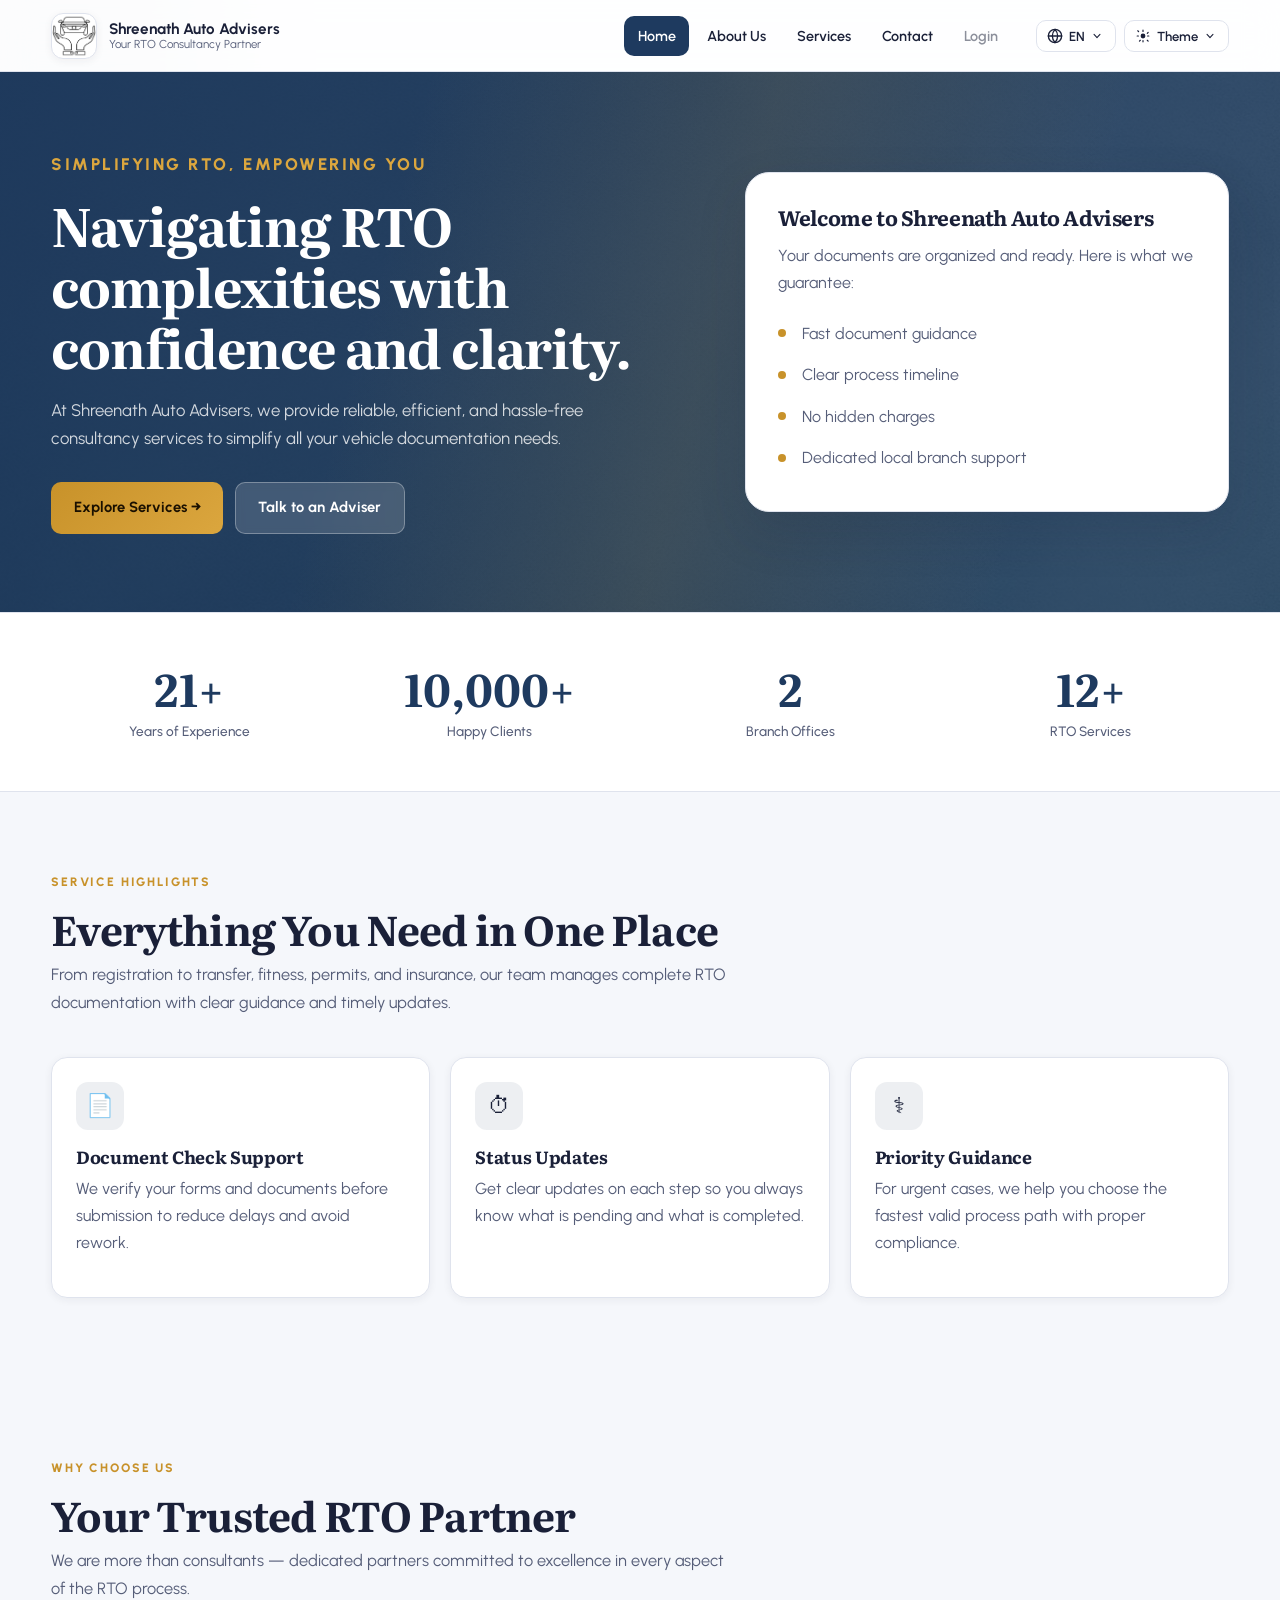
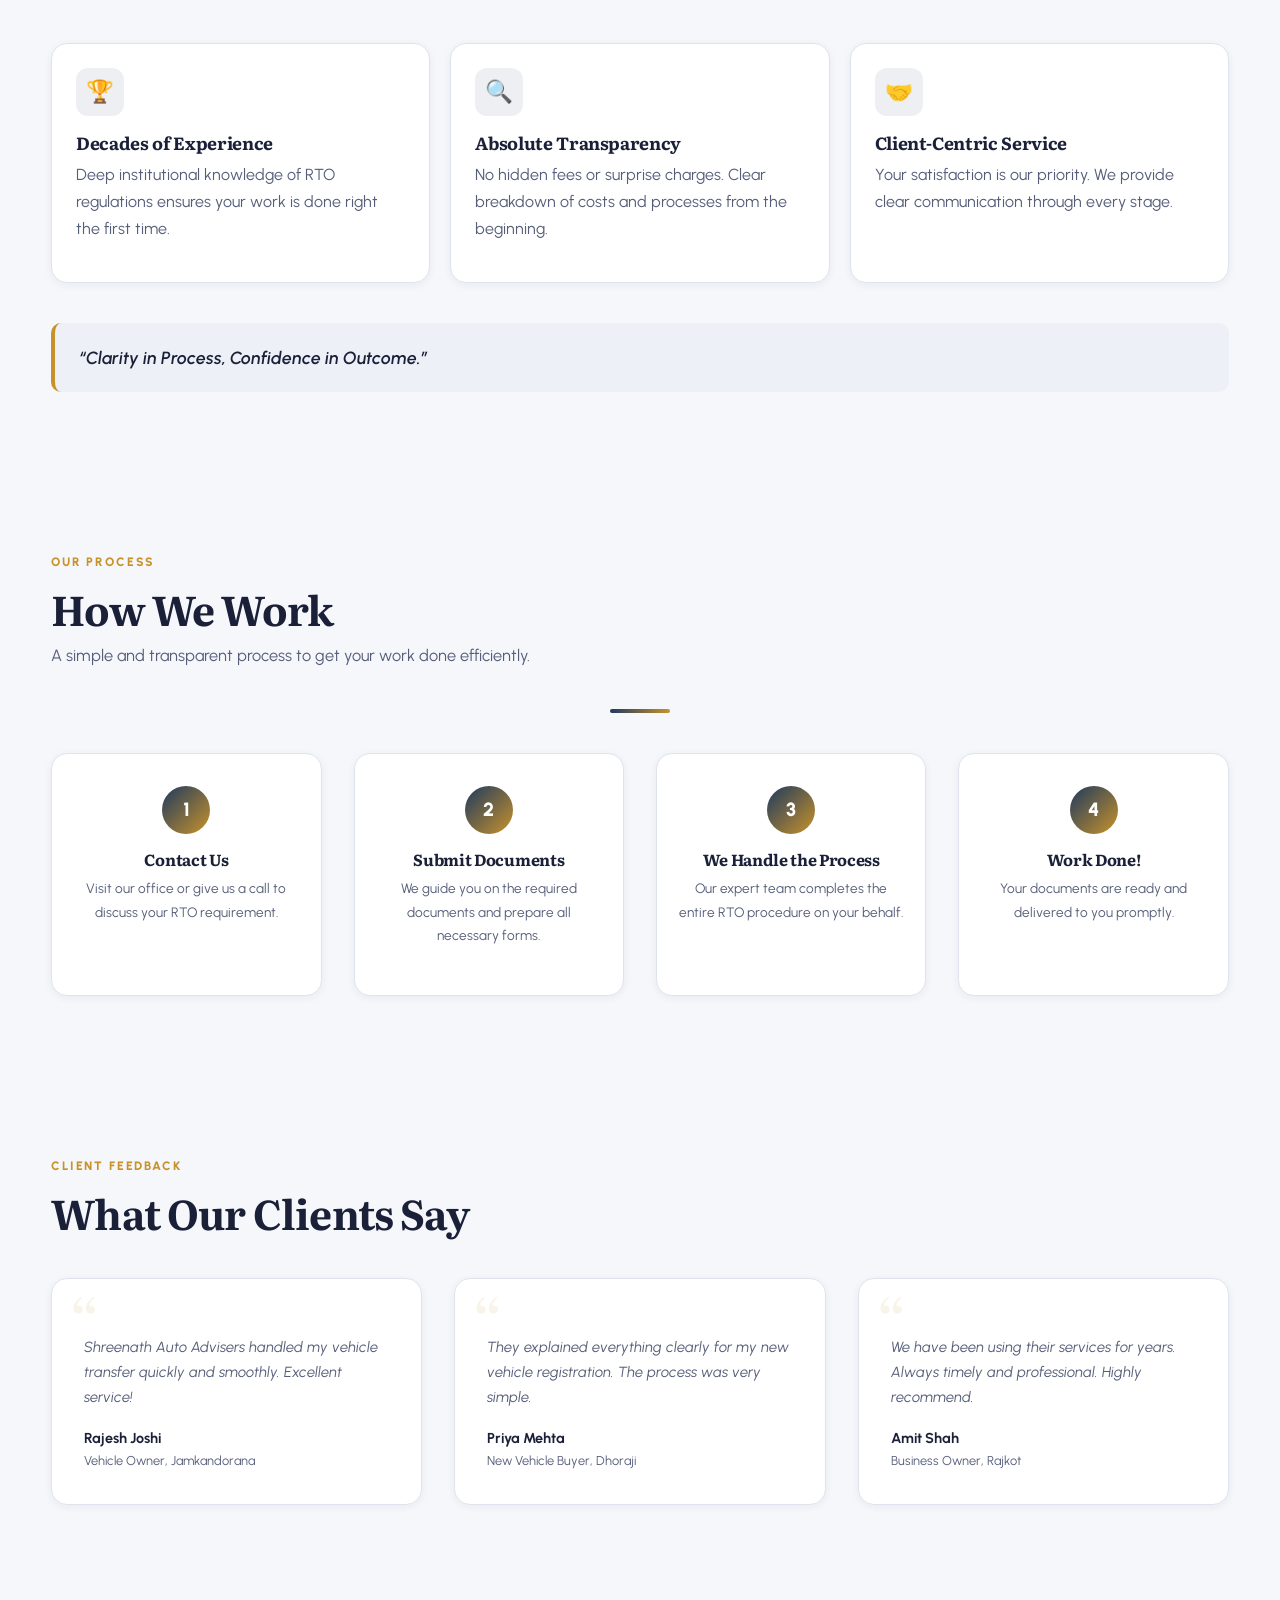
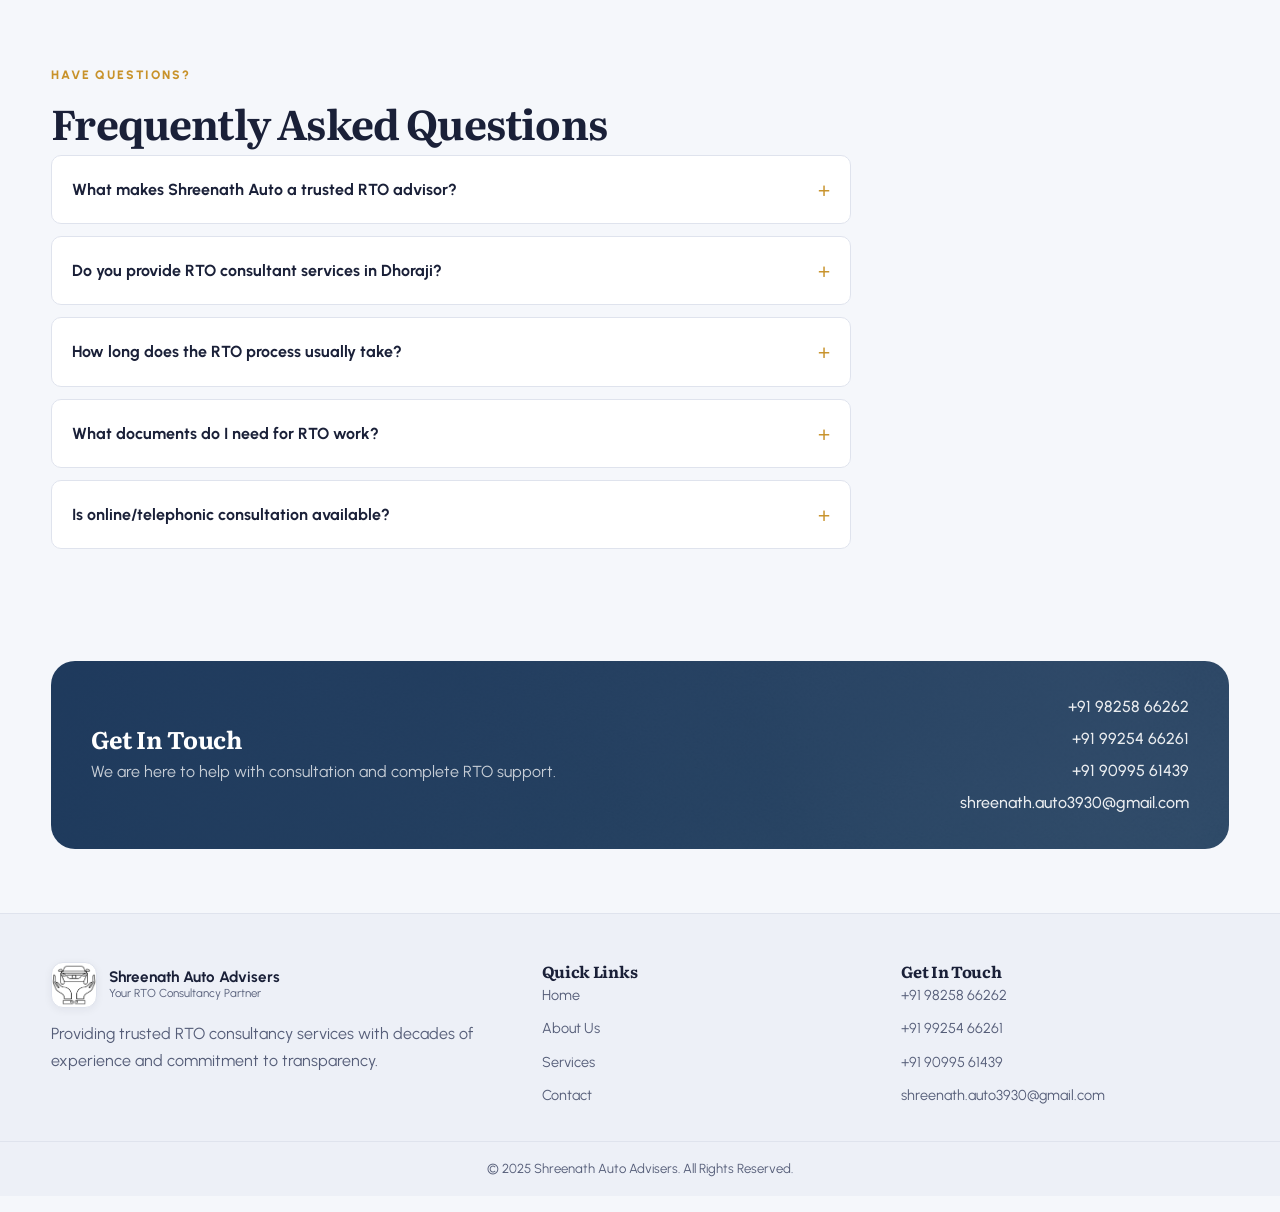
<file: index.html>
<!DOCTYPE html>
<html lang="en" data-lang="en">
<head>
  <meta charset="UTF-8" />
  <meta name="viewport" content="width=device-width, initial-scale=1.0" />
  <meta name="description" content="Shreenath Auto Advisers - Reliable, efficient, and transparent RTO consultancy services in Jamkandorana and Dhoraji." />
  <title>Shreenath Auto Advisers | Home</title>
  <link rel="icon" type="image/png" sizes="192x192" href="images/icon-192x192.png" />
  <link rel="icon" type="image/png" sizes="512x512" href="images/icon-512x512.png" />
  <link rel="preconnect" href="https://fonts.googleapis.com" />
  <link rel="preconnect" href="https://fonts.gstatic.com" crossorigin />
  <link href="https://fonts.googleapis.com/css2?family=Urbanist:wght@400;500;600;700;800;900&family=Literata:opsz,wght@7..72,600;7..72,700&family=Noto+Sans+Gujarati:wght@400;500;600;700&display=swap" rel="stylesheet" />
  <link rel="stylesheet" href="styles.css" />
</head>
<body class="page-home">
  <div class="bg-shape bg-shape-1" aria-hidden="true"></div>
  <div class="bg-shape bg-shape-2" aria-hidden="true"></div>

  <!-- ========== HEADER ========== -->
  <header class="site-header">
    <div class="container nav-wrap">
      <a href="index.html" class="brand" aria-label="Shreenath Auto Advisers Home">
        <span class="brand-logo" aria-hidden="true">SAA</span>
        <span class="brand-text">
          <strong>Shreenath Auto Advisers</strong>
          <small data-i18n="brand.tagline">Your RTO Consultancy Partner</small>
        </span>
      </a>

      <button class="menu-btn" id="menuBtn" aria-label="Toggle menu" aria-expanded="false">
        <span></span><span></span><span></span>
      </button>

      <nav class="main-nav" id="mainNav" aria-label="Main navigation">
        <a href="index.html" class="active" data-i18n="nav.home">Home</a>
        <a href="about.html" data-i18n="nav.about">About Us</a>
        <a href="services.html" data-i18n="nav.services">Services</a>
        <a href="contact.html" data-i18n="nav.contact">Contact</a>
        <a href="#" class="disabled-link" aria-disabled="true" data-i18n="nav.login">Login</a>

        <div class="mobile-pref-list" aria-label="Mobile preferences">
          <p class="mobile-pref-title" data-i18n="mobile.pref.title">Preferences</p>
          <details class="mobile-pref-group">
            <summary data-i18n="mobile.pref.language">Language</summary>
            <div class="mobile-pref-menu">
              <button type="button" data-lang="en" data-i18n="mobile.lang.en">English</button>
              <button type="button" data-lang="gu">ગુજરાતી</button>
            </div>
          </details>
          <details class="mobile-pref-group">
            <summary data-i18n="mobile.pref.theme">Theme</summary>
            <div class="mobile-pref-menu">
              <button type="button" data-theme-mode="system" data-i18n="theme.system">System</button>
              <button type="button" data-theme-mode="light" data-i18n="theme.light">Light</button>
              <button type="button" data-theme-mode="dark" data-i18n="theme.dark">Dark</button>
            </div>
          </details>
        </div>
      </nav>

      <div class="header-actions">
        <!-- Language Dropdown -->
        <div class="lang-dropdown" id="langDropdown">
          <button class="lang-toggle-btn" id="langToggleBtn" aria-haspopup="true" aria-expanded="false">
            <svg class="lang-svg-icon" viewBox="0 0 24 24" fill="none" stroke="currentColor" stroke-width="2" stroke-linecap="round" stroke-linejoin="round"><circle cx="12" cy="12" r="10"/><line x1="2" y1="12" x2="22" y2="12"/><path d="M12 2a15.3 15.3 0 0 1 4 10 15.3 15.3 0 0 1-4 10 15.3 15.3 0 0 1-4-10 15.3 15.3 0 0 1 4-10z"/></svg>
            <span id="langLabel">EN</span>
            <svg class="dropdown-caret" viewBox="0 0 20 20" fill="currentColor"><path fill-rule="evenodd" d="M5.23 7.21a.75.75 0 011.06.02L10 11.168l3.71-3.938a.75.75 0 111.08 1.04l-4.25 4.5a.75.75 0 01-1.08 0l-4.25-4.5a.75.75 0 01.02-1.06z" /></svg>
          </button>
          <div class="dropdown-menu" id="langMenu">
            <button data-lang="en" class="active">English</button>
            <button data-lang="gu">ગુજરાતી</button>
          </div>
        </div>

        <!-- Theme Dropdown -->
        <div class="theme-dropdown" id="themeDropdown">
          <button class="theme-toggle-btn" id="themeToggleBtn" aria-haspopup="true" aria-expanded="false">
            <svg viewBox="0 0 20 20" fill="currentColor" width="16" height="16"><path d="M10 2a.75.75 0 01.75.75v1.5a.75.75 0 01-1.5 0v-1.5A.75.75 0 0110 2zm0 13a.75.75 0 01.75.75v1.5a.75.75 0 01-1.5 0v-1.5A.75.75 0 0110 15zm8-5a.75.75 0 01-.75.75h-1.5a.75.75 0 010-1.5h1.5A.75.75 0 0118 10zM5 10a.75.75 0 01-.75.75h-1.5a.75.75 0 010-1.5h1.5A.75.75 0 015 10zm11.95-4.95a.75.75 0 010 1.06l-1.06 1.06a.75.75 0 01-1.06-1.06l1.06-1.06a.75.75 0 011.06 0zM5.05 16.95a.75.75 0 010-1.06l1.06-1.06a.75.75 0 111.06 1.06l-1.06 1.06a.75.75 0 01-1.06 0zm11.9 0a.75.75 0 01-1.06 0l-1.06-1.06a.75.75 0 111.06-1.06l1.06 1.06a.75.75 0 010 1.06zM5.05 5.05a.75.75 0 01-1.06 0L2.93 3.99a.75.75 0 011.06-1.06l1.06 1.06a.75.75 0 010 1.06zM10 7a3 3 0 100 6 3 3 0 000-6z" /></svg>
            <span id="themeLabel" data-i18n="theme.label">Theme</span>
            <svg class="dropdown-caret" viewBox="0 0 20 20" fill="currentColor"><path fill-rule="evenodd" d="M5.23 7.21a.75.75 0 011.06.02L10 11.168l3.71-3.938a.75.75 0 111.08 1.04l-4.25 4.5a.75.75 0 01-1.08 0l-4.25-4.5a.75.75 0 01.02-1.06z" /></svg>
          </button>
          <div class="dropdown-menu" id="themeMenu">
            <button data-theme-mode="system" class="active" data-i18n="theme.system">System</button>
            <button data-theme-mode="light" data-i18n="theme.light">Light</button>
            <button data-theme-mode="dark" data-i18n="theme.dark">Dark</button>
          </div>
        </div>
      </div>
    </div>
  </header>

  <!-- ========== MAIN ========== -->
  <main>
    <!-- Hero Section -->
    <section class="hero">
      <div class="hero-inner">
        <div class="hero-bg" aria-hidden="true"></div>
        <div class="container hero-grid">
          <div class="hero-content reveal">
            <p class="eyebrow" data-i18n="home.hero.eyebrow">Simplifying RTO, Empowering You</p>
            <h1 data-i18n="home.hero.title">Navigating RTO complexities with confidence and clarity.</h1>
            <p data-i18n="home.hero.desc">At Shreenath Auto Advisers, we provide reliable, efficient, and hassle-free consultancy services to simplify all your vehicle documentation needs.</p>
            <div class="hero-cta">
              <a href="services.html" class="btn btn-primary" data-i18n="home.hero.cta1">Explore Services &rarr;</a>
              <a href="contact.html" class="btn btn-secondary" data-i18n="home.hero.cta2">Talk to an Adviser</a>
            </div>
          </div>
          <div class="hero-card reveal">
            <h2 data-i18n="home.hero.card.title">Welcome to Shreenath Auto Advisers</h2>
            <p data-i18n="home.hero.card.desc">Your documents are organized and ready. Here is what we guarantee:</p>
            <ul>
              <li data-i18n="home.hero.card.li1">Fast document guidance</li>
              <li data-i18n="home.hero.card.li2">Clear process timeline</li>
              <li data-i18n="home.hero.card.li3">No hidden charges</li>
              <li data-i18n="home.hero.card.li4">Dedicated local branch support</li>
            </ul>
          </div>
        </div>
      </div>
    </section>

    <!-- Stats Bar -->
    <section class="stats-bar">
      <div class="container">
        <div class="stats-grid">
          <div class="stat-item reveal">
            <div class="stat-number" data-count="21">0+</div>
            <div class="stat-label" data-i18n="home.stats.years">Years of Experience</div>
          </div>
          <div class="stat-item reveal">
            <div class="stat-number" data-count="10000">0+</div>
            <div class="stat-label" data-i18n="home.stats.clients">Happy Clients</div>
          </div>
          <div class="stat-item reveal">
            <div class="stat-number" data-count="2">0</div>
            <div class="stat-label" data-i18n="home.stats.branches">Branch Offices</div>
          </div>
          <div class="stat-item reveal">
            <div class="stat-number" data-count="12">0+</div>
            <div class="stat-label" data-i18n="home.stats.services">RTO Services</div>
          </div>
        </div>
      </div>
    </section>

    <!-- Quick Service Highlights -->
    <section class="section">
      <div class="container">
        <p class="eyebrow reveal" data-i18n="home.highlights.eyebrow">Service Highlights</p>
        <h2 class="section-title reveal" data-i18n="home.highlights.title">Everything You Need in One Place</h2>
        <p class="section-subtitle reveal" data-i18n="home.highlights.subtitle">From registration to transfer, fitness, permits, and insurance, our team manages complete RTO documentation with clear guidance and timely updates.</p>
        <div class="card-grid three-col">
          <article class="info-card reveal">
            <div class="card-icon">&#128196;</div>
            <h3 data-i18n="home.highlights.c1.title">Document Check Support</h3>
            <p data-i18n="home.highlights.c1.desc">We verify your forms and documents before submission to reduce delays and avoid rework.</p>
          </article>
          <article class="info-card reveal">
            <div class="card-icon">&#9201;</div>
            <h3 data-i18n="home.highlights.c2.title">Status Updates</h3>
            <p data-i18n="home.highlights.c2.desc">Get clear updates on each step so you always know what is pending and what is completed.</p>
          </article>
          <article class="info-card reveal">
            <div class="card-icon">&#9877;</div>
            <h3 data-i18n="home.highlights.c3.title">Priority Guidance</h3>
            <p data-i18n="home.highlights.c3.desc">For urgent cases, we help you choose the fastest valid process path with proper compliance.</p>
          </article>
        </div>
      </div>
    </section>

    <!-- Why Choose Us -->
    <section class="section why-us">
      <div class="container">
        <p class="eyebrow reveal" data-i18n="home.why.eyebrow">Why Choose Us</p>
        <h2 class="section-title reveal" data-i18n="home.why.title">Your Trusted RTO Partner</h2>
        <p class="section-subtitle reveal" data-i18n="home.why.subtitle">We are more than consultants &mdash; dedicated partners committed to excellence in every aspect of the RTO process.</p>

        <div class="card-grid three-col">
          <article class="info-card reveal">
            <div class="card-icon">&#127942;</div>
            <h3 data-i18n="home.why.card1.title">Decades of Experience</h3>
            <p data-i18n="home.why.card1.desc">Deep institutional knowledge of RTO regulations ensures your work is done right the first time.</p>
          </article>
          <article class="info-card reveal">
            <div class="card-icon">&#128269;</div>
            <h3 data-i18n="home.why.card2.title">Absolute Transparency</h3>
            <p data-i18n="home.why.card2.desc">No hidden fees or surprise charges. Clear breakdown of costs and processes from the beginning.</p>
          </article>
          <article class="info-card reveal">
            <div class="card-icon">&#129309;</div>
            <h3 data-i18n="home.why.card3.title">Client-Centric Service</h3>
            <p data-i18n="home.why.card3.desc">Your satisfaction is our priority. We provide clear communication through every stage.</p>
          </article>
        </div>

        <blockquote class="highlight-quote reveal" data-i18n="home.why.quote">&ldquo;Clarity in Process, Confidence in Outcome.&rdquo;</blockquote>
      </div>
    </section>

    <!-- How It Works -->
    <section class="section how-it-works">
      <div class="container">
        <p class="eyebrow reveal" data-i18n="home.process.eyebrow">Our Process</p>
        <h2 class="section-title reveal" data-i18n="home.process.title">How We Work</h2>
        <p class="section-subtitle reveal" data-i18n="home.process.subtitle">A simple and transparent process to get your work done efficiently.</p>
        <div class="accent-bar"></div>
        <div class="process-grid">
          <div class="process-step reveal">
            <span class="step-number">1</span>
            <h3 data-i18n="home.process.s1.title">Contact Us</h3>
            <p data-i18n="home.process.s1.desc">Visit our office or give us a call to discuss your RTO requirement.</p>
          </div>
          <div class="process-step reveal">
            <span class="step-number">2</span>
            <h3 data-i18n="home.process.s2.title">Submit Documents</h3>
            <p data-i18n="home.process.s2.desc">We guide you on the required documents and prepare all necessary forms.</p>
          </div>
          <div class="process-step reveal">
            <span class="step-number">3</span>
            <h3 data-i18n="home.process.s3.title">We Handle the Process</h3>
            <p data-i18n="home.process.s3.desc">Our expert team completes the entire RTO procedure on your behalf.</p>
          </div>
          <div class="process-step reveal">
            <span class="step-number">4</span>
            <h3 data-i18n="home.process.s4.title">Work Done!</h3>
            <p data-i18n="home.process.s4.desc">Your documents are ready and delivered to you promptly.</p>
          </div>
        </div>
      </div>
    </section>

    <!-- Testimonials -->
    <section class="section testimonials">
      <div class="container">
        <p class="eyebrow reveal" data-i18n="home.testimonials.eyebrow">Client Feedback</p>
        <h2 class="section-title reveal" data-i18n="home.testimonials.title">What Our Clients Say</h2>
        <div class="testimonials-grid">
          <article class="testimonial-card reveal">
            <p data-i18n="home.testimonials.t1.text">Shreenath Auto Advisers handled my vehicle transfer quickly and smoothly. Excellent service!</p>
            <div class="testimonial-author" data-i18n="home.testimonials.t1.name">Rajesh Joshi</div>
            <div class="testimonial-role" data-i18n="home.testimonials.t1.role">Vehicle Owner, Jamkandorana</div>
          </article>
          <article class="testimonial-card reveal">
            <p data-i18n="home.testimonials.t2.text">They explained everything clearly for my new vehicle registration. The process was very simple.</p>
            <div class="testimonial-author" data-i18n="home.testimonials.t2.name">Priya Mehta</div>
            <div class="testimonial-role" data-i18n="home.testimonials.t2.role">New Vehicle Buyer, Dhoraji</div>
          </article>
          <article class="testimonial-card reveal">
            <p data-i18n="home.testimonials.t3.text">We have been using their services for years. Always timely and professional. Highly recommend.</p>
            <div class="testimonial-author" data-i18n="home.testimonials.t3.name">Amit Shah</div>
            <div class="testimonial-role" data-i18n="home.testimonials.t3.role">Business Owner, Rajkot</div>
          </article>
        </div>
      </div>
    </section>

    <!-- FAQ -->
    <section class="section faq">
      <div class="container">
        <p class="eyebrow reveal" data-i18n="home.faq.eyebrow">Have Questions?</p>
        <h2 class="section-title reveal" data-i18n="home.faq.title">Frequently Asked Questions</h2>
        <div class="faq-list">
          <details class="faq-item reveal">
            <summary data-i18n="home.faq.q1">What makes Shreenath Auto a trusted RTO advisor?</summary>
            <p data-i18n="home.faq.a1">Decades of expertise, transparent pricing, and a client-first process make us a trusted RTO consultancy partner.</p>
          </details>
          <details class="faq-item reveal">
            <summary data-i18n="home.faq.q2">Do you provide RTO consultant services in Dhoraji?</summary>
            <p data-i18n="home.faq.a2">Yes. Our Dhoraji branch provides complete consultancy support for all major RTO processes.</p>
          </details>
          <details class="faq-item reveal">
            <summary data-i18n="home.faq.q3">How long does the RTO process usually take?</summary>
            <p data-i18n="home.faq.a3">It depends on the service, but our optimized process ensures fast and reliable turnaround.</p>
          </details>
          <details class="faq-item reveal">
            <summary data-i18n="home.faq.q4">What documents do I need for RTO work?</summary>
            <p data-i18n="home.faq.a4">Generally you need RC, insurance, PUC, ID proofs and related forms. Our team will guide you with the complete list.</p>
          </details>
          <details class="faq-item reveal">
            <summary data-i18n="home.faq.q5">Is online/telephonic consultation available?</summary>
            <p data-i18n="home.faq.a5">Yes, we offer telephonic guidance and document support to help you prepare before visiting.</p>
          </details>
        </div>
      </div>
    </section>

    <!-- Contact Strip -->
    <section class="section contact-strip">
      <div class="container">
        <div class="strip-content reveal">
          <div>
            <h2 data-i18n="home.contact.title">Get In Touch</h2>
            <p data-i18n="home.contact.desc">We are here to help with consultation and complete RTO support.</p>
          </div>
          <div class="contact-lines">
            <a href="tel:+919825866262">+91 98258 66262</a>
            <a href="tel:+919925466261">+91 99254 66261</a>
            <a href="tel:+919099561439">+91 90995 61439</a>
            <a href="mailto:shreenath.auto3930@gmail.com">shreenath.auto3930@gmail.com</a>
          </div>
        </div>
      </div>
    </section>
  </main>

  <!-- ========== FOOTER ========== -->
  <footer class="site-footer">
    <div class="container footer-grid">
      <div>
        <div class="brand footer-brand">
          <span class="brand-logo" aria-hidden="true">SAA</span>
          <span class="brand-text">
            <strong>Shreenath Auto Advisers</strong>
            <small data-i18n="brand.tagline">Your RTO Consultancy Partner</small>
          </span>
        </div>
        <p data-i18n="footer.desc">Providing trusted RTO consultancy services with decades of experience and commitment to transparency.</p>
      </div>
      <div>
        <h4 data-i18n="footer.links">Quick Links</h4>
        <ul class="footer-links">
          <li><a href="index.html" data-i18n="nav.home">Home</a></li>
          <li><a href="about.html" data-i18n="nav.about">About Us</a></li>
          <li><a href="services.html" data-i18n="nav.services">Services</a></li>
          <li><a href="contact.html" data-i18n="nav.contact">Contact</a></li>
        </ul>
      </div>
      <div>
        <h4 data-i18n="footer.contact">Get In Touch</h4>
        <ul class="footer-links">
          <li><a href="tel:+919825866262">+91 98258 66262</a></li>
          <li><a href="tel:+919925466261">+91 99254 66261</a></li>
          <li><a href="tel:+919099561439">+91 90995 61439</a></li>
          <li><a href="mailto:shreenath.auto3930@gmail.com">shreenath.auto3930@gmail.com</a></li>
        </ul>
      </div>
    </div>
    <p class="copyright" data-i18n="footer.copyright">&copy; 2025 Shreenath Auto Advisers. All Rights Reserved.</p>
  </footer>

  <button id="backToTop" class="back-to-top" aria-label="Back to top">&uarr;</button>
  <script src="script.js"></script>
</body>
</html>
</file>
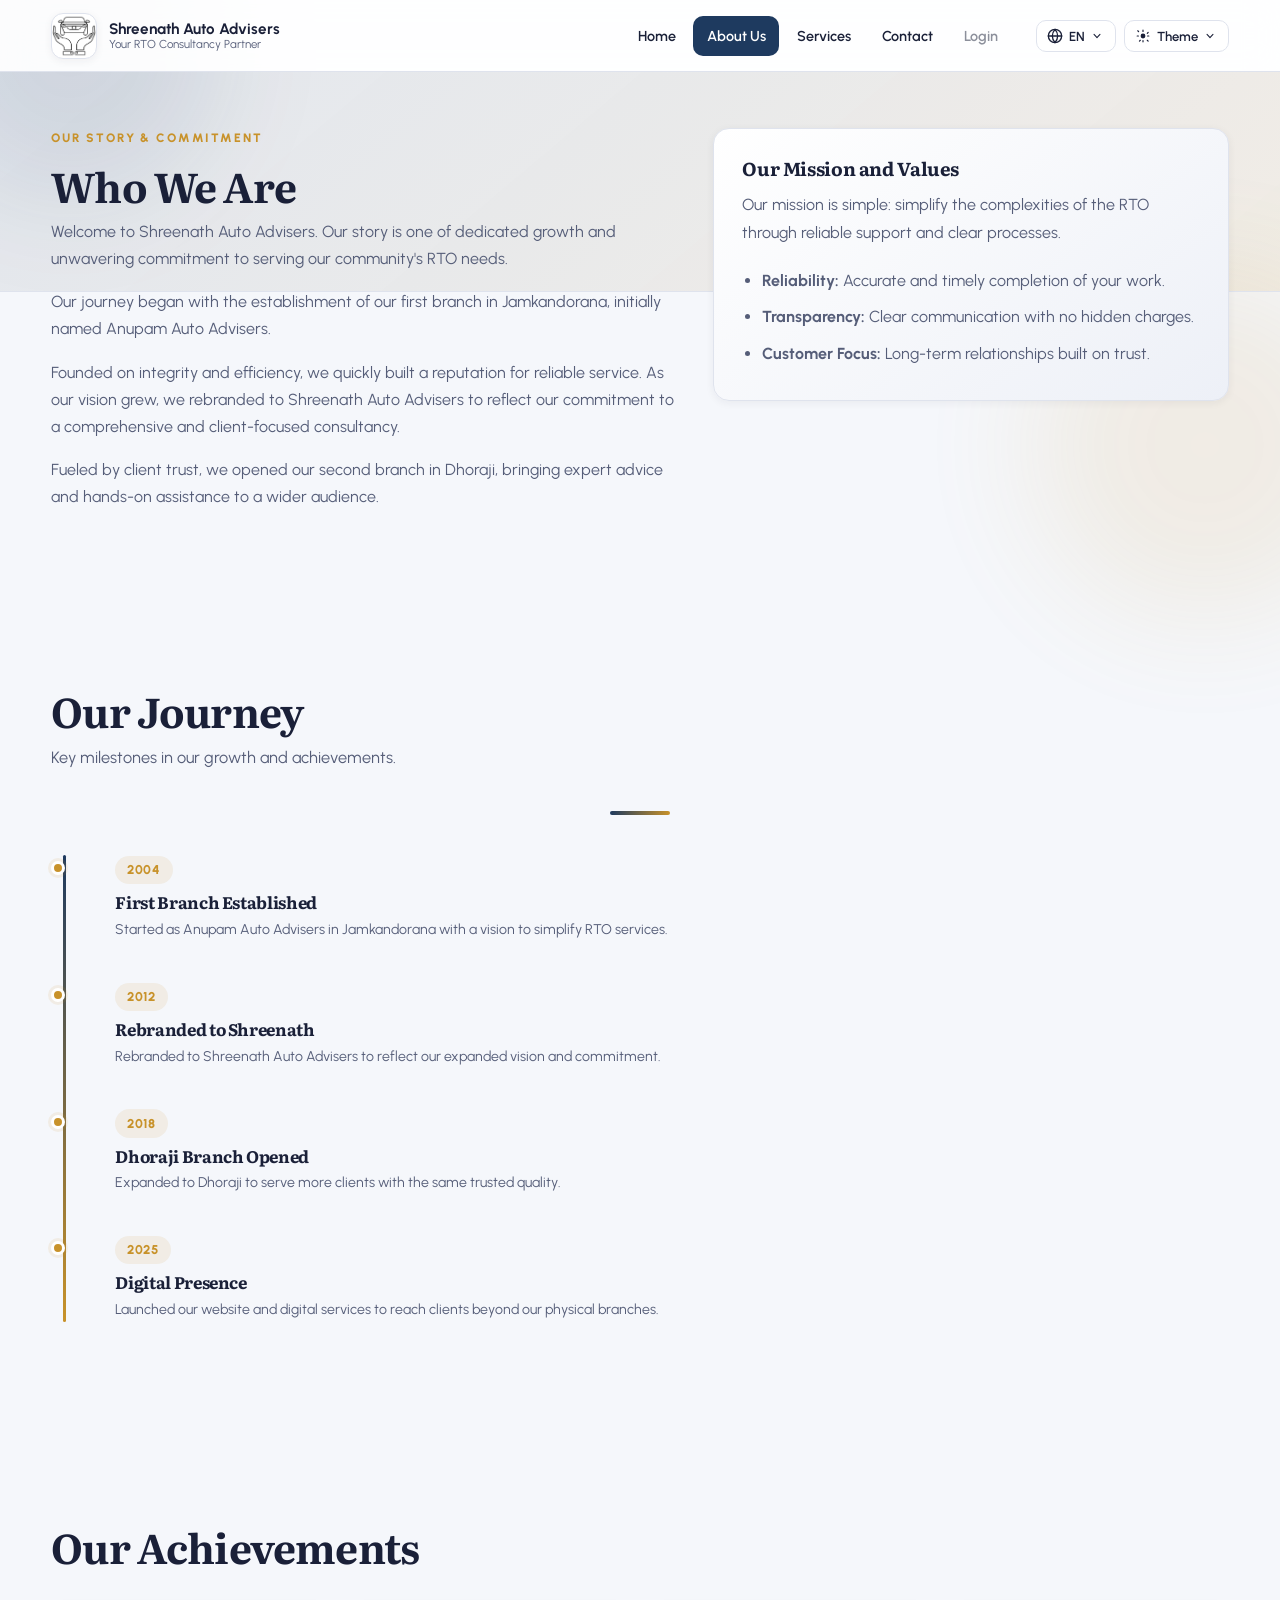
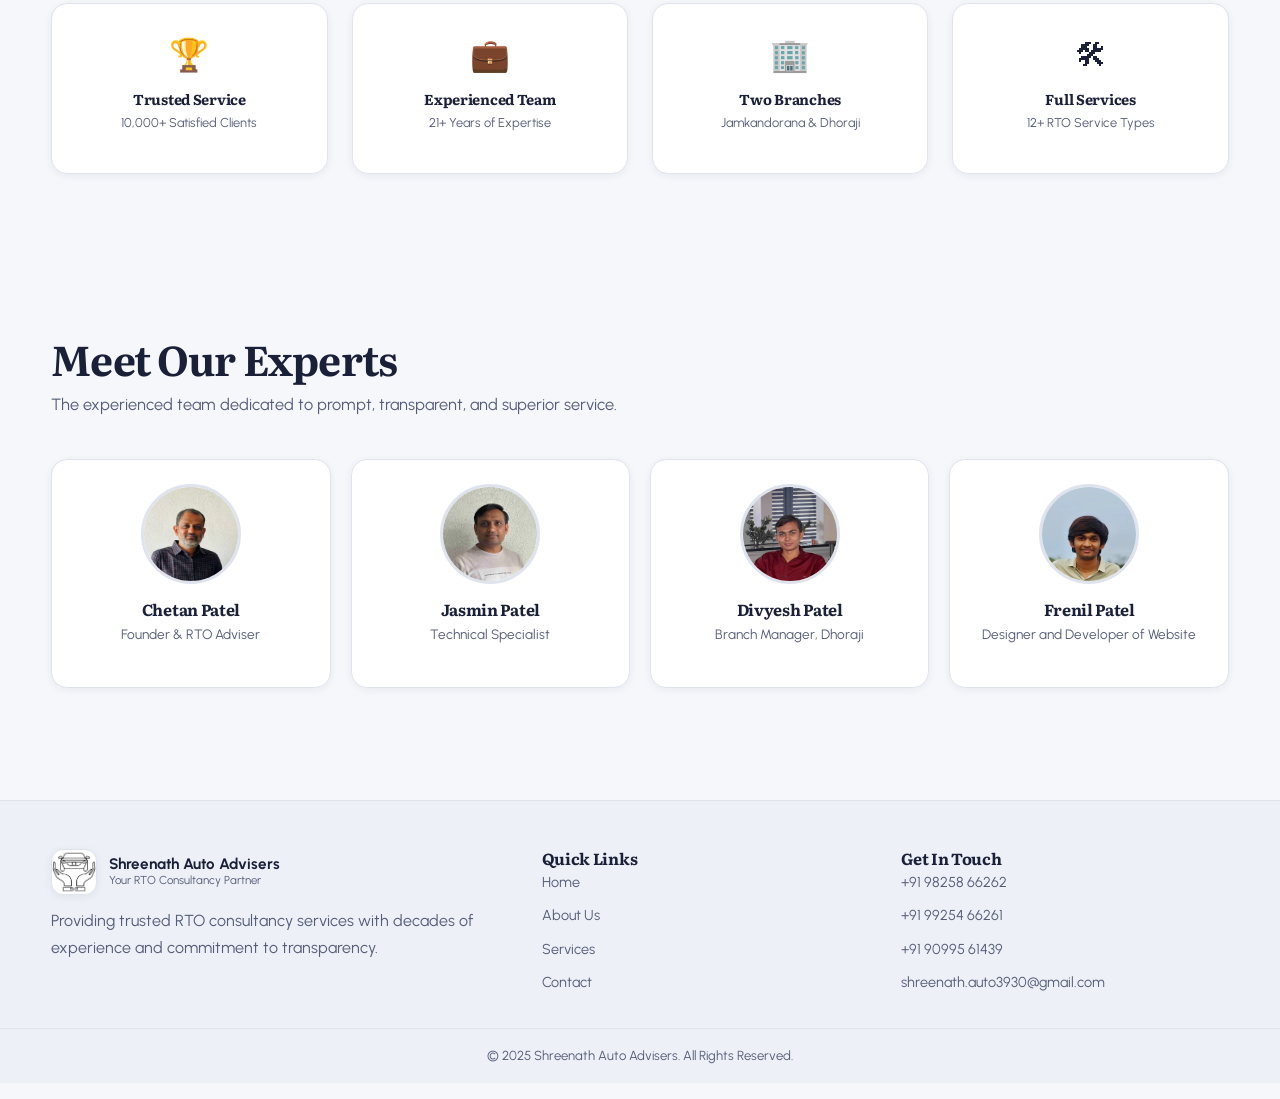
<file: about.html>
<!DOCTYPE html>
<html lang="en" data-lang="en">
<head>
  <meta charset="UTF-8" />
  <meta name="viewport" content="width=device-width, initial-scale=1.0" />
  <meta name="description" content="About Shreenath Auto Advisers - Our story, mission, values, and expert team." />
  <title>About Us | Shreenath Auto Advisers</title>
  <link rel="icon" type="image/png" sizes="192x192" href="images/icon-192x192.png" />
  <link rel="icon" type="image/png" sizes="512x512" href="images/icon-512x512.png" />
  <link rel="preconnect" href="https://fonts.googleapis.com" />
  <link rel="preconnect" href="https://fonts.gstatic.com" crossorigin />
  <link href="https://fonts.googleapis.com/css2?family=Urbanist:wght@400;500;600;700;800;900&family=Literata:opsz,wght@7..72,600;7..72,700&family=Noto+Sans+Gujarati:wght@400;500;600;700&display=swap" rel="stylesheet" />
  <link rel="stylesheet" href="styles.css" />
</head>
<body class="page-about">
  <div class="bg-shape bg-shape-1" aria-hidden="true"></div>
  <div class="bg-shape bg-shape-2" aria-hidden="true"></div>

  <!-- ========== HEADER ========== -->
  <header class="site-header">
    <div class="container nav-wrap">
      <a href="index.html" class="brand" aria-label="Shreenath Auto Advisers Home">
        <span class="brand-logo" aria-hidden="true">SAA</span>
        <span class="brand-text">
          <strong>Shreenath Auto Advisers</strong>
          <small data-i18n="brand.tagline">Your RTO Consultancy Partner</small>
        </span>
      </a>

      <button class="menu-btn" id="menuBtn" aria-label="Toggle menu" aria-expanded="false">
        <span></span><span></span><span></span>
      </button>

      <nav class="main-nav" id="mainNav" aria-label="Main navigation">
        <a href="index.html" data-i18n="nav.home">Home</a>
        <a href="about.html" class="active" data-i18n="nav.about">About Us</a>
        <a href="services.html" data-i18n="nav.services">Services</a>
        <a href="contact.html" data-i18n="nav.contact">Contact</a>
        <a href="#" class="disabled-link" aria-disabled="true" data-i18n="nav.login">Login</a>

        <div class="mobile-pref-list" aria-label="Mobile preferences">
          <p class="mobile-pref-title" data-i18n="mobile.pref.title">Preferences</p>
          <details class="mobile-pref-group">
            <summary data-i18n="mobile.pref.language">Language</summary>
            <div class="mobile-pref-menu">
              <button type="button" data-lang="en" data-i18n="mobile.lang.en">English</button>
              <button type="button" data-lang="gu">ગુજરાતી</button>
            </div>
          </details>
          <details class="mobile-pref-group">
            <summary data-i18n="mobile.pref.theme">Theme</summary>
            <div class="mobile-pref-menu">
              <button type="button" data-theme-mode="system" data-i18n="theme.system">System</button>
              <button type="button" data-theme-mode="light" data-i18n="theme.light">Light</button>
              <button type="button" data-theme-mode="dark" data-i18n="theme.dark">Dark</button>
            </div>
          </details>
        </div>
      </nav>

      <div class="header-actions">
        <div class="lang-dropdown" id="langDropdown">
          <button class="lang-toggle-btn" id="langToggleBtn" aria-haspopup="true" aria-expanded="false">
            <svg class="lang-svg-icon" viewBox="0 0 24 24" fill="none" stroke="currentColor" stroke-width="2" stroke-linecap="round" stroke-linejoin="round"><circle cx="12" cy="12" r="10"/><line x1="2" y1="12" x2="22" y2="12"/><path d="M12 2a15.3 15.3 0 0 1 4 10 15.3 15.3 0 0 1-4 10 15.3 15.3 0 0 1-4-10 15.3 15.3 0 0 1 4-10z"/></svg>
            <span id="langLabel">EN</span>
            <svg class="dropdown-caret" viewBox="0 0 20 20" fill="currentColor"><path fill-rule="evenodd" d="M5.23 7.21a.75.75 0 011.06.02L10 11.168l3.71-3.938a.75.75 0 111.08 1.04l-4.25 4.5a.75.75 0 01-1.08 0l-4.25-4.5a.75.75 0 01.02-1.06z" /></svg>
          </button>
          <div class="dropdown-menu" id="langMenu">
            <button data-lang="en" class="active">English</button>
            <button data-lang="gu">ગુજરાતી</button>
          </div>
        </div>

        <div class="theme-dropdown" id="themeDropdown">
          <button class="theme-toggle-btn" id="themeToggleBtn" aria-haspopup="true" aria-expanded="false">
            <svg viewBox="0 0 20 20" fill="currentColor" width="16" height="16"><path d="M10 2a.75.75 0 01.75.75v1.5a.75.75 0 01-1.5 0v-1.5A.75.75 0 0110 2zm0 13a.75.75 0 01.75.75v1.5a.75.75 0 01-1.5 0v-1.5A.75.75 0 0110 15zm8-5a.75.75 0 01-.75.75h-1.5a.75.75 0 010-1.5h1.5A.75.75 0 0118 10zM5 10a.75.75 0 01-.75.75h-1.5a.75.75 0 010-1.5h1.5A.75.75 0 015 10zm11.95-4.95a.75.75 0 010 1.06l-1.06 1.06a.75.75 0 01-1.06-1.06l1.06-1.06a.75.75 0 011.06 0zM5.05 16.95a.75.75 0 010-1.06l1.06-1.06a.75.75 0 111.06 1.06l-1.06 1.06a.75.75 0 01-1.06 0zm11.9 0a.75.75 0 01-1.06 0l-1.06-1.06a.75.75 0 111.06-1.06l1.06 1.06a.75.75 0 010 1.06zM5.05 5.05a.75.75 0 01-1.06 0L2.93 3.99a.75.75 0 011.06-1.06l1.06 1.06a.75.75 0 010 1.06zM10 7a3 3 0 100 6 3 3 0 000-6z" /></svg>
            <span id="themeLabel" data-i18n="theme.label">Theme</span>
            <svg class="dropdown-caret" viewBox="0 0 20 20" fill="currentColor"><path fill-rule="evenodd" d="M5.23 7.21a.75.75 0 011.06.02L10 11.168l3.71-3.938a.75.75 0 111.08 1.04l-4.25 4.5a.75.75 0 01-1.08 0l-4.25-4.5a.75.75 0 01.02-1.06z" /></svg>
          </button>
          <div class="dropdown-menu" id="themeMenu">
            <button data-theme-mode="system" class="active" data-i18n="theme.system">System</button>
            <button data-theme-mode="light" data-i18n="theme.light">Light</button>
            <button data-theme-mode="dark" data-i18n="theme.dark">Dark</button>
          </div>
        </div>
      </div>
    </div>
  </header>

  <!-- ========== MAIN ========== -->
  <main>
    <!-- Our Story -->
    <section class="section">
      <div class="container two-col-layout">
        <div class="reveal">
          <p class="eyebrow" data-i18n="about.eyebrow">Our Story &amp; Commitment</p>
          <h1 class="section-title" data-i18n="about.title">Who We Are</h1>
          <p data-i18n="about.p1">Welcome to Shreenath Auto Advisers. Our story is one of dedicated growth and unwavering commitment to serving our community's RTO needs.</p>
          <p data-i18n="about.p2">Our journey began with the establishment of our first branch in Jamkandorana, initially named Anupam Auto Advisers.</p>
          <p data-i18n="about.p3">Founded on integrity and efficiency, we quickly built a reputation for reliable service. As our vision grew, we rebranded to Shreenath Auto Advisers to reflect our commitment to a comprehensive and client-focused consultancy.</p>
          <p data-i18n="about.p4">Fueled by client trust, we opened our second branch in Dhoraji, bringing expert advice and hands-on assistance to a wider audience.</p>
        </div>

        <div class="mission-box reveal">
          <h3 data-i18n="about.mission.title">Our Mission and Values</h3>
          <p data-i18n="about.mission.desc">Our mission is simple: simplify the complexities of the RTO through reliable support and clear processes.</p>
          <ul>
            <li><strong data-i18n="about.mission.v1.label">Reliability:</strong> <span data-i18n="about.mission.v1">Accurate and timely completion of your work.</span></li>
            <li><strong data-i18n="about.mission.v2.label">Transparency:</strong> <span data-i18n="about.mission.v2">Clear communication with no hidden charges.</span></li>
            <li><strong data-i18n="about.mission.v3.label">Customer Focus:</strong> <span data-i18n="about.mission.v3">Long-term relationships built on trust.</span></li>
          </ul>
        </div>
      </div>
    </section>

    <!-- Timeline -->
    <section class="section">
      <div class="container">
        <h2 class="section-title reveal" data-i18n="about.timeline.title">Our Journey</h2>
        <p class="section-subtitle reveal" data-i18n="about.timeline.subtitle">Key milestones in our growth and achievements.</p>
        <div class="accent-bar"></div>
        <div class="timeline">
          <div class="timeline-item reveal">
            <span class="timeline-year">2004</span>
            <h3 data-i18n="about.tl1.title">First Branch Established</h3>
            <p data-i18n="about.tl1.desc">Started as Anupam Auto Advisers in Jamkandorana with a vision to simplify RTO services.</p>
          </div>
          <div class="timeline-item reveal">
            <span class="timeline-year">2012</span>
            <h3 data-i18n="about.tl2.title">Rebranded to Shreenath</h3>
            <p data-i18n="about.tl2.desc">Rebranded to Shreenath Auto Advisers to reflect our expanded vision and commitment.</p>
          </div>
          <div class="timeline-item reveal">
            <span class="timeline-year">2018</span>
            <h3 data-i18n="about.tl3.title">Dhoraji Branch Opened</h3>
            <p data-i18n="about.tl3.desc">Expanded to Dhoraji to serve more clients with the same trusted quality.</p>
          </div>
          <div class="timeline-item reveal">
            <span class="timeline-year">2025</span>
            <h3 data-i18n="about.tl4.title">Digital Presence</h3>
            <p data-i18n="about.tl4.desc">Launched our website and digital services to reach clients beyond our physical branches.</p>
          </div>
        </div>
      </div>
    </section>

    <!-- Achievements -->
    <section class="section">
      <div class="container">
        <h2 class="section-title reveal" data-i18n="about.ach.title">Our Achievements</h2>
        <div class="achievements-grid">
          <div class="achievement-badge reveal">
            <span class="badge-icon">&#127942;</span>
            <h4 data-i18n="about.ach1.title">Trusted Service</h4>
            <p data-i18n="about.ach1.desc">10,000+ Satisfied Clients</p>
          </div>
          <div class="achievement-badge reveal">
            <span class="badge-icon">&#128188;</span>
            <h4 data-i18n="about.ach2.title">Experienced Team</h4>
            <p data-i18n="about.ach2.desc">21+ Years of Expertise</p>
          </div>
          <div class="achievement-badge reveal">
            <span class="badge-icon">&#127970;</span>
            <h4 data-i18n="about.ach3.title">Two Branches</h4>
            <p data-i18n="about.ach3.desc">Jamkandorana &amp; Dhoraji</p>
          </div>
          <div class="achievement-badge reveal">
            <span class="badge-icon">&#128736;</span>
            <h4 data-i18n="about.ach4.title">Full Services</h4>
            <p data-i18n="about.ach4.desc">12+ RTO Service Types</p>
          </div>
        </div>
      </div>
    </section>

    <!-- Team -->
    <section class="section">
      <div class="container">
        <h2 class="section-title reveal" data-i18n="about.team.title">Meet Our Experts</h2>
        <p class="section-subtitle reveal" data-i18n="about.team.subtitle">The experienced team dedicated to prompt, transparent, and superior service.</p>

        <div class="card-grid four-col">
          <article class="team-card reveal">
            <img class="team-photo" src="images/chetan.webp" alt="Chetan Patel, Founder and RTO Adviser" />
            <h3 data-i18n="about.team.chetan">Chetan Patel</h3>
            <p data-i18n="about.team.chetan.role">Founder &amp; RTO Adviser</p>
          </article>
          <article class="team-card reveal">
            <img class="team-photo" src="images/jasmin.webp" alt="Jasmin Patel, Technical Specialist" />
            <h3 data-i18n="about.team.jasmin">Jasmin Patel</h3>
            <p data-i18n="about.team.jasmin.role">Technical Specialist</p>
          </article>
          <article class="team-card reveal">
            <img class="team-photo" src="images/divyesh.webp" alt="Divyesh Patel, Branch Manager Dhoraji" />
            <h3 data-i18n="about.team.divyesh">Divyesh Patel</h3>
            <p data-i18n="about.team.divyesh.role">Branch Manager, Dhoraji</p>
          </article>
          <article class="team-card reveal">
            <img class="team-photo" src="images/frenil.webp" alt="Frenil Patel, Designer and Developer of Website" />
            <h3 data-i18n="about.team.frenil">Frenil Patel</h3>
            <p data-i18n="about.team.frenil.role">Designer and Developer of Website</p>
          </article>
        </div>
      </div>
    </section>
  </main>

  <!-- ========== FOOTER ========== -->
  <footer class="site-footer">
    <div class="container footer-grid">
      <div>
        <div class="brand footer-brand">
          <span class="brand-logo" aria-hidden="true">SAA</span>
          <span class="brand-text">
            <strong>Shreenath Auto Advisers</strong>
            <small data-i18n="brand.tagline">Your RTO Consultancy Partner</small>
          </span>
        </div>
        <p data-i18n="footer.desc">Providing trusted RTO consultancy services with decades of experience and commitment to transparency.</p>
      </div>
      <div>
        <h4 data-i18n="footer.links">Quick Links</h4>
        <ul class="footer-links">
          <li><a href="index.html" data-i18n="nav.home">Home</a></li>
          <li><a href="about.html" data-i18n="nav.about">About Us</a></li>
          <li><a href="services.html" data-i18n="nav.services">Services</a></li>
          <li><a href="contact.html" data-i18n="nav.contact">Contact</a></li>
        </ul>
      </div>
      <div>
        <h4 data-i18n="footer.contact">Get In Touch</h4>
        <ul class="footer-links">
          <li><a href="tel:+919825866262">+91 98258 66262</a></li>
          <li><a href="tel:+919925466261">+91 99254 66261</a></li>
          <li><a href="tel:+919099561439">+91 90995 61439</a></li>
          <li><a href="mailto:shreenath.auto3930@gmail.com">shreenath.auto3930@gmail.com</a></li>
        </ul>
      </div>
    </div>
    <p class="copyright" data-i18n="footer.copyright">&copy; 2025 Shreenath Auto Advisers. All Rights Reserved.</p>
  </footer>

  <button id="backToTop" class="back-to-top" aria-label="Back to top">&uarr;</button>
  <script src="script.js"></script>
</body>
</html>
</file>
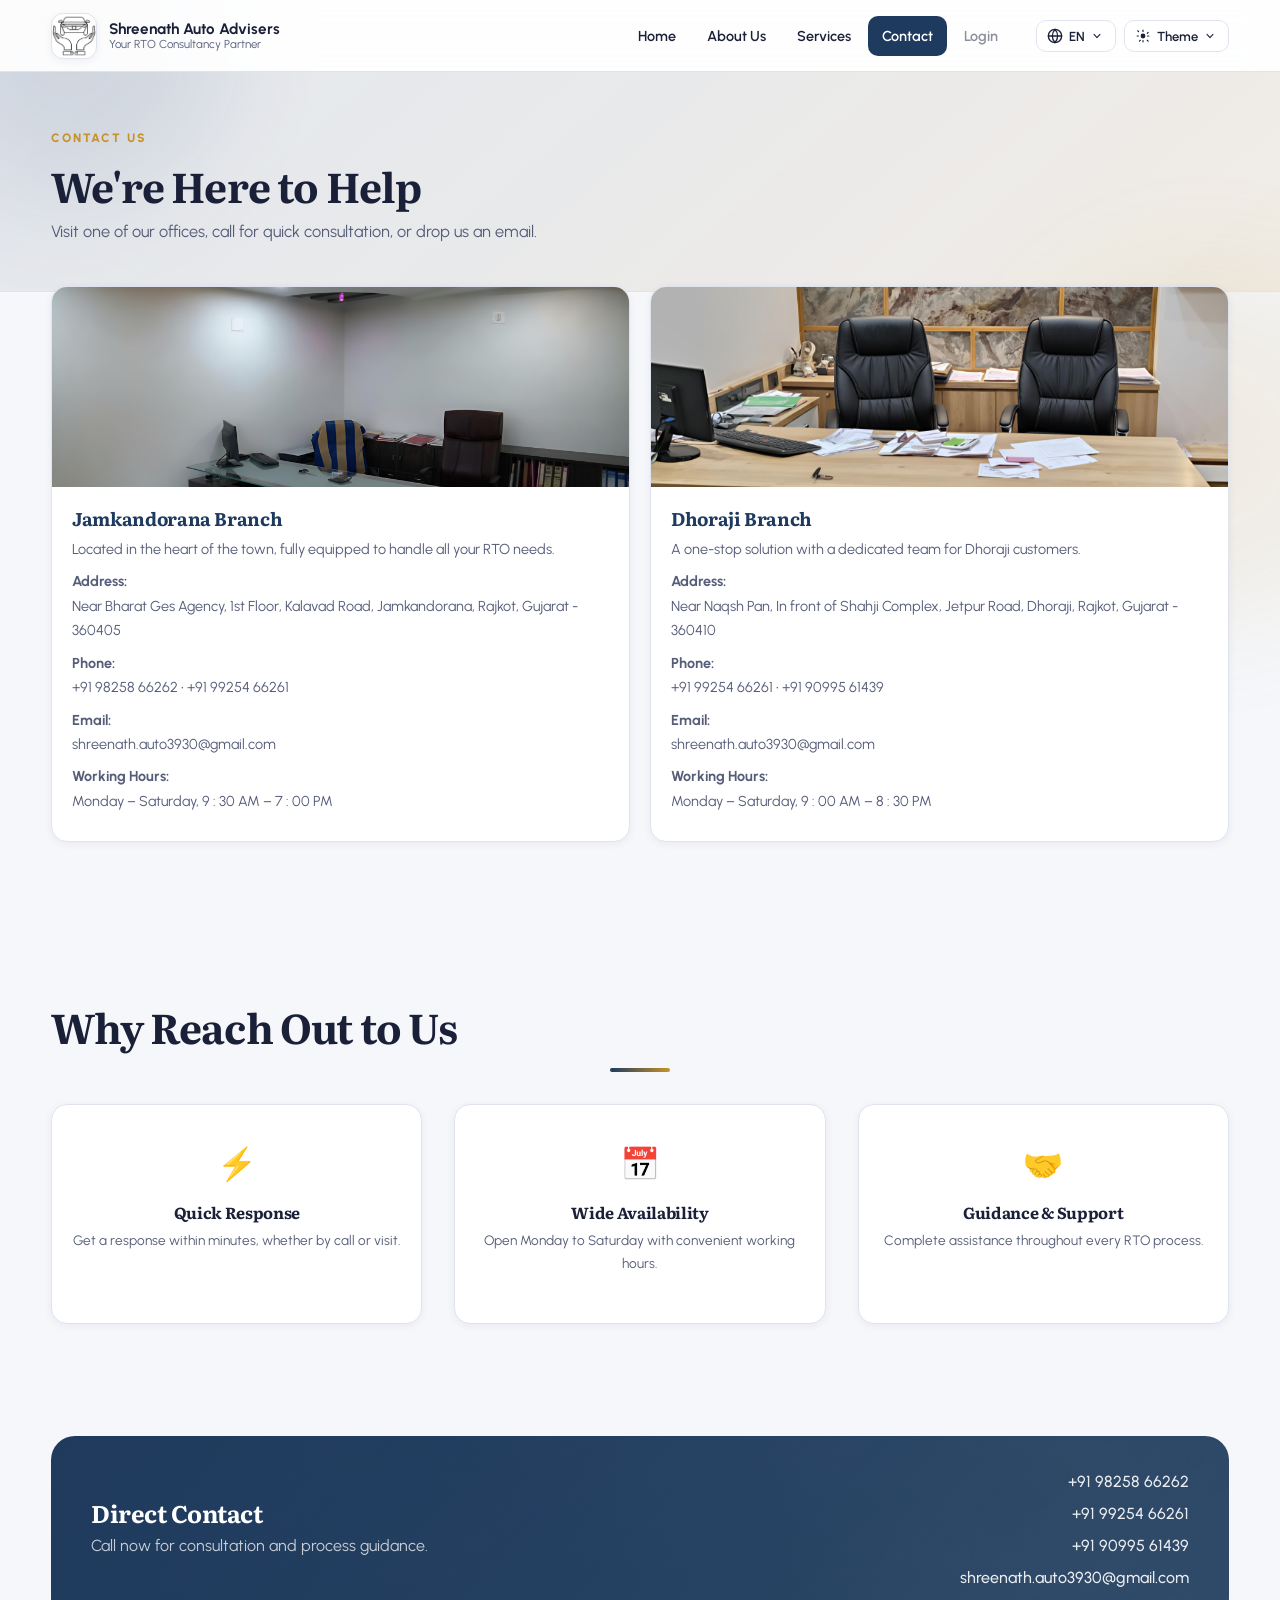
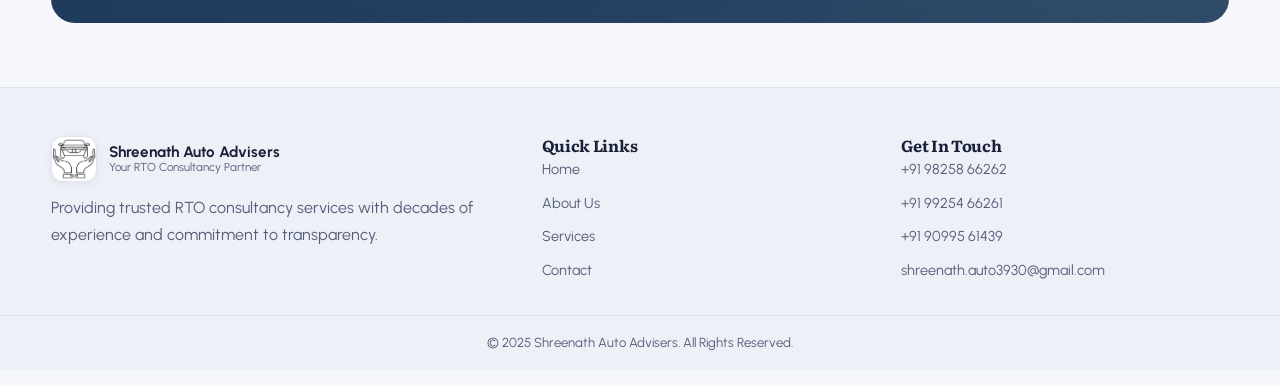
<file: contact.html>
<!DOCTYPE html>
<html lang="en" data-lang="en">
<head>
  <meta charset="UTF-8" />
  <meta name="viewport" content="width=device-width, initial-scale=1.0" />
  <meta name="description" content="Contact Shreenath Auto Advisers — visit our branches in Jamkandorana and Dhoraji or call us for RTO consultancy support." />
  <title>Contact | Shreenath Auto Advisers</title>
  <link rel="icon" type="image/png" sizes="192x192" href="images/icon-192x192.png" />
  <link rel="icon" type="image/png" sizes="512x512" href="images/icon-512x512.png" />
  <link rel="preconnect" href="https://fonts.googleapis.com" />
  <link rel="preconnect" href="https://fonts.gstatic.com" crossorigin />
  <link href="https://fonts.googleapis.com/css2?family=Urbanist:wght@400;500;600;700;800;900&family=Literata:opsz,wght@7..72,600;7..72,700&family=Noto+Sans+Gujarati:wght@400;500;600;700&display=swap" rel="stylesheet" />
  <link rel="stylesheet" href="styles.css" />
</head>
<body class="page-contact">
  <div class="bg-shape bg-shape-1" aria-hidden="true"></div>
  <div class="bg-shape bg-shape-2" aria-hidden="true"></div>

  <!-- ========== HEADER ========== -->
  <header class="site-header">
    <div class="container nav-wrap">
      <a href="index.html" class="brand" aria-label="Shreenath Auto Advisers Home">
        <span class="brand-logo" aria-hidden="true">SAA</span>
        <span class="brand-text">
          <strong>Shreenath Auto Advisers</strong>
          <small data-i18n="brand.tagline">Your RTO Consultancy Partner</small>
        </span>
      </a>

      <button class="menu-btn" id="menuBtn" aria-label="Toggle menu" aria-expanded="false">
        <span></span><span></span><span></span>
      </button>

      <nav class="main-nav" id="mainNav" aria-label="Main navigation">
        <a href="index.html" data-i18n="nav.home">Home</a>
        <a href="about.html" data-i18n="nav.about">About Us</a>
        <a href="services.html" data-i18n="nav.services">Services</a>
        <a href="contact.html" class="active" data-i18n="nav.contact">Contact</a>
        <a href="#" class="disabled-link" aria-disabled="true" data-i18n="nav.login">Login</a>

        <div class="mobile-pref-list" aria-label="Mobile preferences">
          <p class="mobile-pref-title" data-i18n="mobile.pref.title">Preferences</p>
          <details class="mobile-pref-group">
            <summary data-i18n="mobile.pref.language">Language</summary>
            <div class="mobile-pref-menu">
              <button type="button" data-lang="en" data-i18n="mobile.lang.en">English</button>
              <button type="button" data-lang="gu">ગુજરાતી</button>
            </div>
          </details>
          <details class="mobile-pref-group">
            <summary data-i18n="mobile.pref.theme">Theme</summary>
            <div class="mobile-pref-menu">
              <button type="button" data-theme-mode="system" data-i18n="theme.system">System</button>
              <button type="button" data-theme-mode="light" data-i18n="theme.light">Light</button>
              <button type="button" data-theme-mode="dark" data-i18n="theme.dark">Dark</button>
            </div>
          </details>
        </div>
      </nav>

      <div class="header-actions">
        <div class="lang-dropdown" id="langDropdown">
          <button class="lang-toggle-btn" id="langToggleBtn" aria-haspopup="true" aria-expanded="false">
            <svg class="lang-svg-icon" viewBox="0 0 24 24" fill="none" stroke="currentColor" stroke-width="2" stroke-linecap="round" stroke-linejoin="round"><circle cx="12" cy="12" r="10"/><line x1="2" y1="12" x2="22" y2="12"/><path d="M12 2a15.3 15.3 0 0 1 4 10 15.3 15.3 0 0 1-4 10 15.3 15.3 0 0 1-4-10 15.3 15.3 0 0 1 4-10z"/></svg>
            <span id="langLabel">EN</span>
            <svg class="dropdown-caret" viewBox="0 0 20 20" fill="currentColor"><path fill-rule="evenodd" d="M5.23 7.21a.75.75 0 011.06.02L10 11.168l3.71-3.938a.75.75 0 111.08 1.04l-4.25 4.5a.75.75 0 01-1.08 0l-4.25-4.5a.75.75 0 01.02-1.06z" /></svg>
          </button>
          <div class="dropdown-menu" id="langMenu">
            <button data-lang="en" class="active">English</button>
            <button data-lang="gu">ગુજરાતી</button>
          </div>
        </div>

        <div class="theme-dropdown" id="themeDropdown">
          <button class="theme-toggle-btn" id="themeToggleBtn" aria-haspopup="true" aria-expanded="false">
            <svg viewBox="0 0 20 20" fill="currentColor" width="16" height="16"><path d="M10 2a.75.75 0 01.75.75v1.5a.75.75 0 01-1.5 0v-1.5A.75.75 0 0110 2zm0 13a.75.75 0 01.75.75v1.5a.75.75 0 01-1.5 0v-1.5A.75.75 0 0110 15zm8-5a.75.75 0 01-.75.75h-1.5a.75.75 0 010-1.5h1.5A.75.75 0 0118 10zM5 10a.75.75 0 01-.75.75h-1.5a.75.75 0 010-1.5h1.5A.75.75 0 015 10zm11.95-4.95a.75.75 0 010 1.06l-1.06 1.06a.75.75 0 01-1.06-1.06l1.06-1.06a.75.75 0 011.06 0zM5.05 16.95a.75.75 0 010-1.06l1.06-1.06a.75.75 0 111.06 1.06l-1.06 1.06a.75.75 0 01-1.06 0zm11.9 0a.75.75 0 01-1.06 0l-1.06-1.06a.75.75 0 111.06-1.06l1.06 1.06a.75.75 0 010 1.06zM5.05 5.05a.75.75 0 01-1.06 0L2.93 3.99a.75.75 0 011.06-1.06l1.06 1.06a.75.75 0 010 1.06zM10 7a3 3 0 100 6 3 3 0 000-6z" /></svg>
            <span id="themeLabel" data-i18n="theme.label">Theme</span>
            <svg class="dropdown-caret" viewBox="0 0 20 20" fill="currentColor"><path fill-rule="evenodd" d="M5.23 7.21a.75.75 0 011.06.02L10 11.168l3.71-3.938a.75.75 0 111.08 1.04l-4.25 4.5a.75.75 0 01-1.08 0l-4.25-4.5a.75.75 0 01.02-1.06z" /></svg>
          </button>
          <div class="dropdown-menu" id="themeMenu">
            <button data-theme-mode="system" class="active" data-i18n="theme.system">System</button>
            <button data-theme-mode="light" data-i18n="theme.light">Light</button>
            <button data-theme-mode="dark" data-i18n="theme.dark">Dark</button>
          </div>
        </div>
      </div>
    </div>
  </header>

  <!-- ========== MAIN ========== -->
  <main>
    <!-- Branches -->
    <section class="section" id="branches">
      <div class="container">
        <p class="eyebrow reveal" data-i18n="contact.eyebrow">Contact Us</p>
        <h1 class="section-title reveal" data-i18n="contact.title">We're Here to Help</h1>
        <p class="section-subtitle reveal" data-i18n="contact.subtitle">Visit one of our offices, call for quick consultation, or drop us an email.</p>

        <div class="card-grid two-col">
          <!-- Jamkandorana -->
          <article class="location-card reveal">
            <img class="branch-photo" src="images/jamkandorna.jpg" alt="Jamkandorana Branch Office" loading="lazy" />
            <div class="location-card-body">
              <h3 data-i18n="contact.jam.title">Jamkandorana Branch</h3>
              <p data-i18n="contact.jam.desc">Located in the heart of the town, fully equipped to handle all your RTO needs.</p>

              <p><strong data-i18n="contact.address.label">Address:</strong><br />
                <span data-i18n="contact.jam.address">Near Bharat Ges Agency, 1st Floor, Kalavad Road, Jamkandorana, Rajkot, Gujarat - 360405</span></p>

              <p><strong data-i18n="contact.phone.label">Phone:</strong><br />
                <a href="tel:+919825866262">+91 98258 66262</a> &bull;
                <a href="tel:+919925466261">+91 99254 66261</a></p>

              <p><strong data-i18n="contact.email.label">Email:</strong><br />
                <a href="mailto:shreenath.auto3930@gmail.com">shreenath.auto3930@gmail.com</a></p>

              <p><strong data-i18n="contact.hours.label">Working Hours:</strong><br />
                <span data-i18n="contact.jam.hours">Monday – Saturday, 9 : 30 AM – 7 : 00 PM</span></p>
            </div>
          </article>

          <!-- Dhoraji -->
          <article class="location-card reveal">
            <img class="branch-photo" src="images/dhoraji.jpg" alt="Dhoraji Branch Office" loading="lazy" />
            <div class="location-card-body">
              <h3 data-i18n="contact.dhoraji.title">Dhoraji Branch</h3>
              <p data-i18n="contact.dhoraji.desc">A one-stop solution with a dedicated team for Dhoraji customers.</p>

              <p><strong data-i18n="contact.address.label">Address:</strong><br />
                <span data-i18n="contact.dhoraji.address">Near Naqsh Pan, In front of Shahji Complex, Jetpur Road, Dhoraji, Rajkot, Gujarat - 360410</span></p>

              <p><strong data-i18n="contact.phone.label">Phone:</strong><br />
                <a href="tel:+919925466261">+91 99254 66261</a> &bull;
                <a href="tel:+919099561439">+91 90995 61439</a></p>

              <p><strong data-i18n="contact.email.label">Email:</strong><br />
                <a href="mailto:shreenath.auto3930@gmail.com">shreenath.auto3930@gmail.com</a></p>

              <p><strong data-i18n="contact.hours.label">Working Hours:</strong><br />
                <span data-i18n="contact.dhoraji.hours">Monday – Saturday, 9 : 00 AM – 8 : 30 PM</span></p>
            </div>
          </article>
        </div>
      </div>
    </section>

    <!-- Why Contact Us -->
    <section class="section">
      <div class="container">
        <h2 class="section-title reveal" data-i18n="contact.why.title">Why Reach Out to Us</h2>
        <div class="accent-bar"></div>
        <div class="features-row">
          <div class="feature-item reveal">
            <span class="feature-icon">&#9889;</span>
            <h3 data-i18n="contact.why1.title">Quick Response</h3>
            <p data-i18n="contact.why1.desc">Get a response within minutes, whether by call or visit.</p>
          </div>
          <div class="feature-item reveal">
            <span class="feature-icon">&#128197;</span>
            <h3 data-i18n="contact.why2.title">Wide Availability</h3>
            <p data-i18n="contact.why2.desc">Open Monday to Saturday with convenient working hours.</p>
          </div>
          <div class="feature-item reveal">
            <span class="feature-icon">&#129309;</span>
            <h3 data-i18n="contact.why3.title">Guidance &amp; Support</h3>
            <p data-i18n="contact.why3.desc">Complete assistance throughout every RTO process.</p>
          </div>
        </div>
      </div>
    </section>

    <!-- Direct Contact Strip -->
    <section class="section contact-strip">
      <div class="container">
        <div class="strip-content reveal">
          <div>
            <h2 data-i18n="contact.direct.title">Direct Contact</h2>
            <p data-i18n="contact.direct.desc">Call now for consultation and process guidance.</p>
          </div>
          <div class="contact-lines">
            <a href="tel:+919825866262">+91 98258 66262</a>
            <a href="tel:+919925466261">+91 99254 66261</a>
            <a href="tel:+919099561439">+91 90995 61439</a>
            <a href="mailto:shreenath.auto3930@gmail.com">shreenath.auto3930@gmail.com</a>
          </div>
        </div>
      </div>
    </section>
  </main>

  <!-- ========== FOOTER ========== -->
  <footer class="site-footer">
    <div class="container footer-grid">
      <div>
        <div class="brand footer-brand">
          <span class="brand-logo" aria-hidden="true">SAA</span>
          <span class="brand-text">
            <strong>Shreenath Auto Advisers</strong>
            <small data-i18n="brand.tagline">Your RTO Consultancy Partner</small>
          </span>
        </div>
        <p data-i18n="footer.desc">Providing trusted RTO consultancy services with decades of experience and commitment to transparency.</p>
      </div>
      <div>
        <h4 data-i18n="footer.links">Quick Links</h4>
        <ul class="footer-links">
          <li><a href="index.html" data-i18n="nav.home">Home</a></li>
          <li><a href="about.html" data-i18n="nav.about">About Us</a></li>
          <li><a href="services.html" data-i18n="nav.services">Services</a></li>
          <li><a href="contact.html" data-i18n="nav.contact">Contact</a></li>
        </ul>
      </div>
      <div>
        <h4 data-i18n="footer.contact">Get In Touch</h4>
        <ul class="footer-links">
          <li><a href="tel:+919825866262">+91 98258 66262</a></li>
          <li><a href="tel:+919925466261">+91 99254 66261</a></li>
          <li><a href="tel:+919099561439">+91 90995 61439</a></li>
          <li><a href="mailto:shreenath.auto3930@gmail.com">shreenath.auto3930@gmail.com</a></li>
        </ul>
      </div>
    </div>
    <p class="copyright" data-i18n="footer.copyright">&copy; 2025 Shreenath Auto Advisers. All Rights Reserved.</p>
  </footer>

  <button id="backToTop" class="back-to-top" aria-label="Back to top">&uarr;</button>
  <script src="script.js"></script>
</body>
</html>
</file>
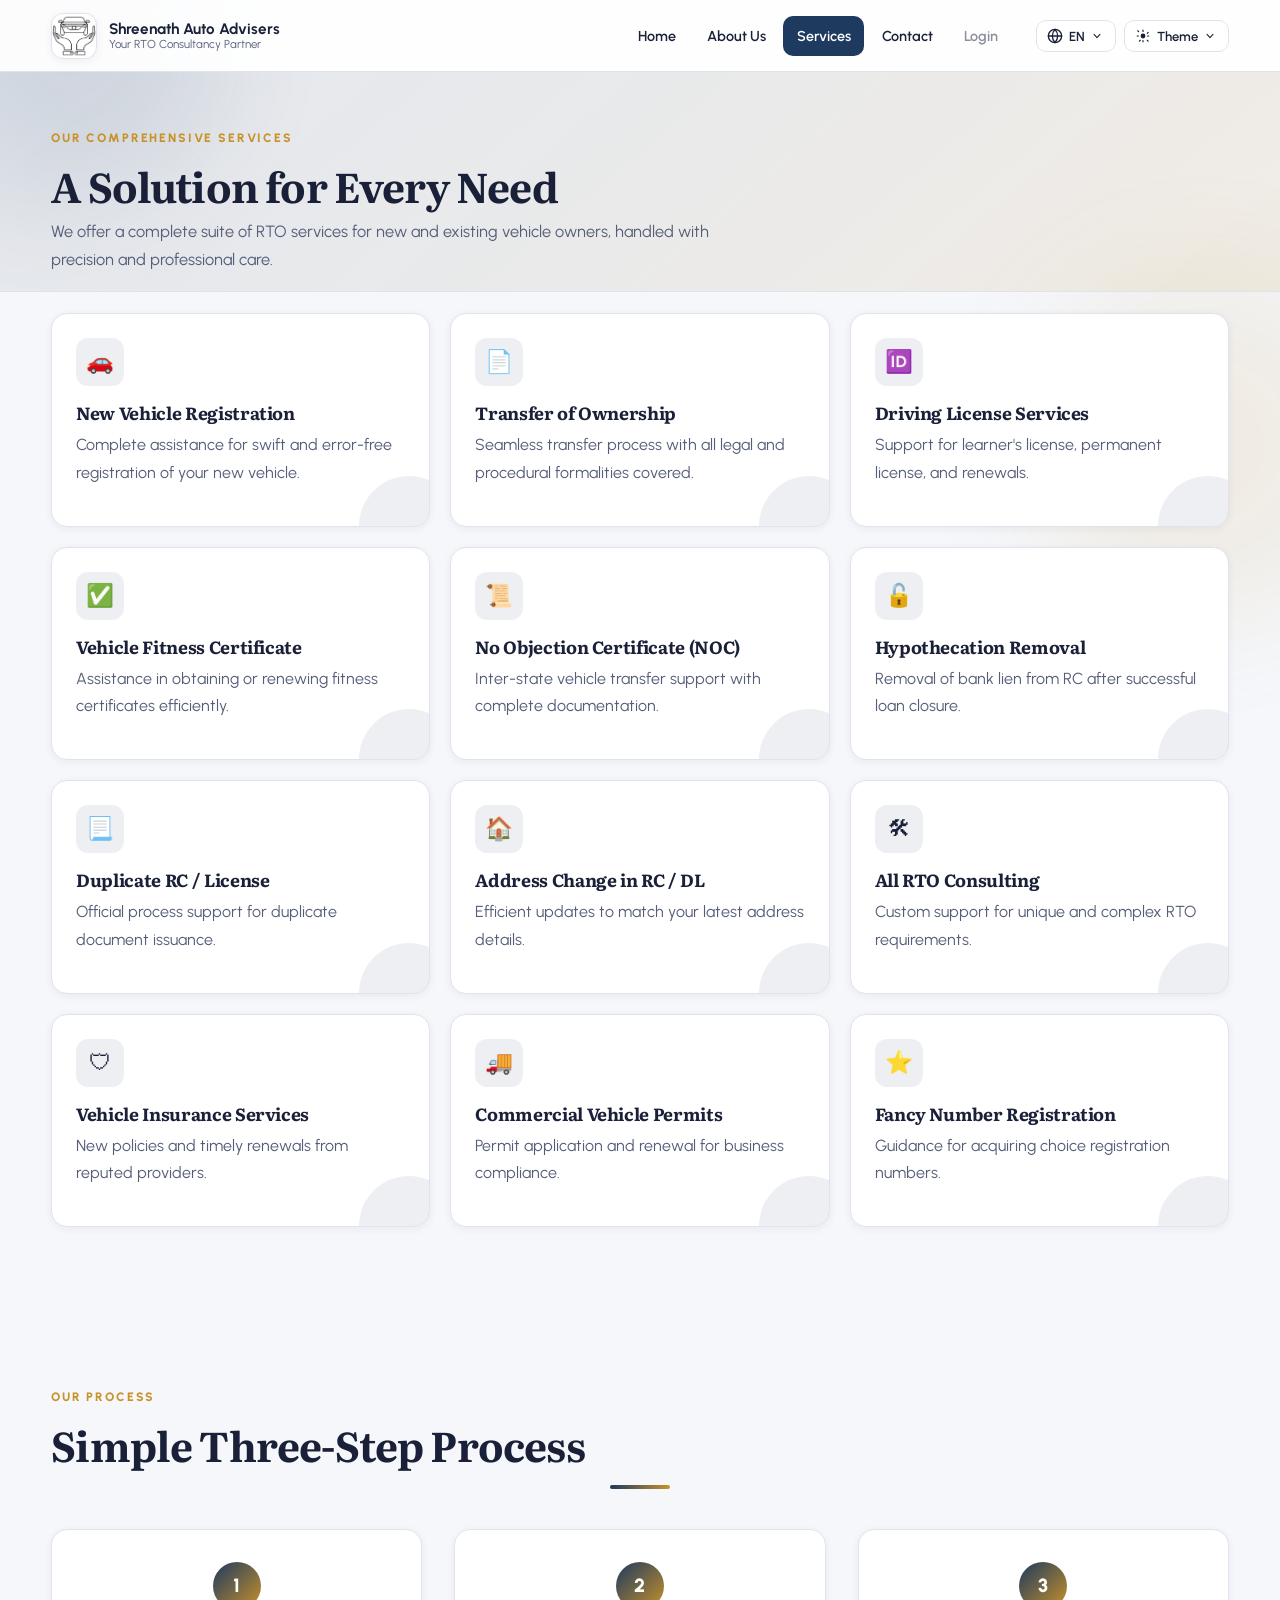
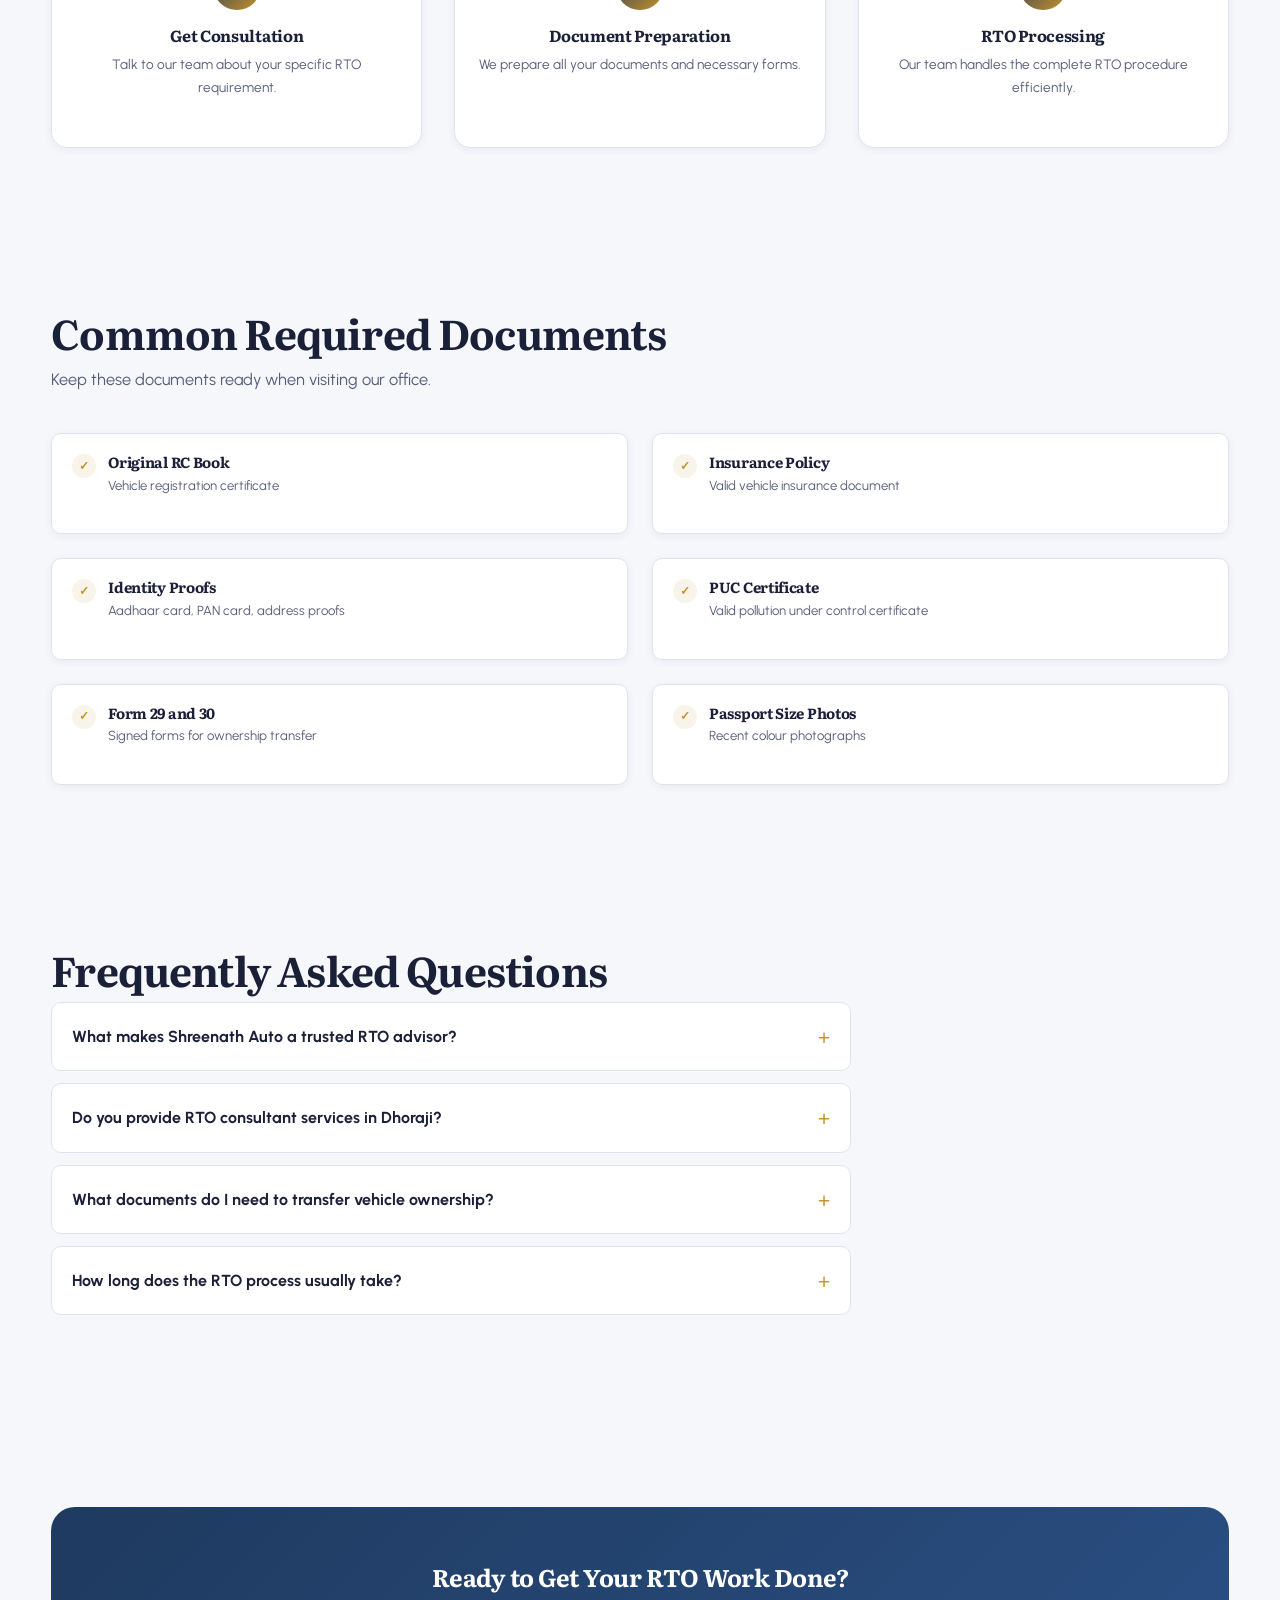
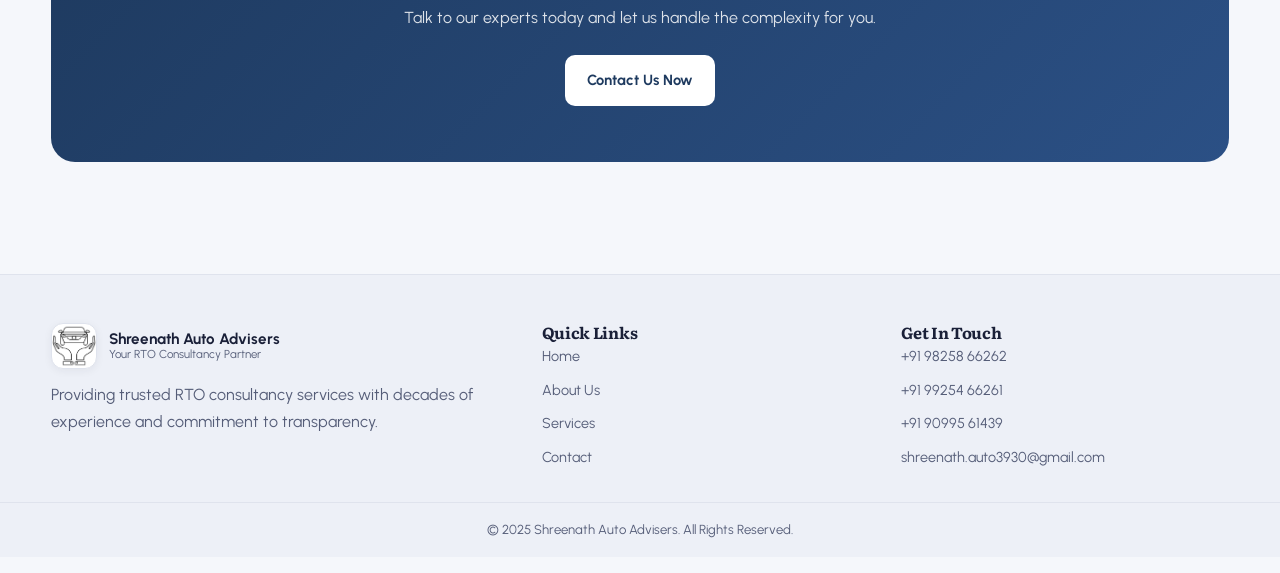
<file: services.html>
<!DOCTYPE html>
<html lang="en" data-lang="en">
<head>
  <meta charset="UTF-8" />
  <meta name="viewport" content="width=device-width, initial-scale=1.0" />
  <meta name="description" content="Services offered by Shreenath Auto Advisers including registration, transfer, licensing, and complete RTO consulting." />
  <title>Services | Shreenath Auto Advisers</title>
  <link rel="icon" type="image/png" sizes="192x192" href="images/icon-192x192.png" />
  <link rel="icon" type="image/png" sizes="512x512" href="images/icon-512x512.png" />
  <link rel="preconnect" href="https://fonts.googleapis.com" />
  <link rel="preconnect" href="https://fonts.gstatic.com" crossorigin />
  <link href="https://fonts.googleapis.com/css2?family=Urbanist:wght@400;500;600;700;800;900&family=Literata:opsz,wght@7..72,600;7..72,700&family=Noto+Sans+Gujarati:wght@400;500;600;700&display=swap" rel="stylesheet" />
  <link rel="stylesheet" href="styles.css" />
</head>
<body class="page-services">
  <div class="bg-shape bg-shape-1" aria-hidden="true"></div>
  <div class="bg-shape bg-shape-2" aria-hidden="true"></div>

  <!-- ========== HEADER ========== -->
  <header class="site-header">
    <div class="container nav-wrap">
      <a href="index.html" class="brand" aria-label="Shreenath Auto Advisers Home">
        <span class="brand-logo" aria-hidden="true">SAA</span>
        <span class="brand-text">
          <strong>Shreenath Auto Advisers</strong>
          <small data-i18n="brand.tagline">Your RTO Consultancy Partner</small>
        </span>
      </a>

      <button class="menu-btn" id="menuBtn" aria-label="Toggle menu" aria-expanded="false">
        <span></span><span></span><span></span>
      </button>

      <nav class="main-nav" id="mainNav" aria-label="Main navigation">
        <a href="index.html" data-i18n="nav.home">Home</a>
        <a href="about.html" data-i18n="nav.about">About Us</a>
        <a href="services.html" class="active" data-i18n="nav.services">Services</a>
        <a href="contact.html" data-i18n="nav.contact">Contact</a>
        <a href="#" class="disabled-link" aria-disabled="true" data-i18n="nav.login">Login</a>

        <div class="mobile-pref-list" aria-label="Mobile preferences">
          <p class="mobile-pref-title" data-i18n="mobile.pref.title">Preferences</p>
          <details class="mobile-pref-group">
            <summary data-i18n="mobile.pref.language">Language</summary>
            <div class="mobile-pref-menu">
              <button type="button" data-lang="en" data-i18n="mobile.lang.en">English</button>
              <button type="button" data-lang="gu">ગુજરાતી</button>
            </div>
          </details>
          <details class="mobile-pref-group">
            <summary data-i18n="mobile.pref.theme">Theme</summary>
            <div class="mobile-pref-menu">
              <button type="button" data-theme-mode="system" data-i18n="theme.system">System</button>
              <button type="button" data-theme-mode="light" data-i18n="theme.light">Light</button>
              <button type="button" data-theme-mode="dark" data-i18n="theme.dark">Dark</button>
            </div>
          </details>
        </div>
      </nav>

      <div class="header-actions">
        <div class="lang-dropdown" id="langDropdown">
          <button class="lang-toggle-btn" id="langToggleBtn" aria-haspopup="true" aria-expanded="false">
            <svg class="lang-svg-icon" viewBox="0 0 24 24" fill="none" stroke="currentColor" stroke-width="2" stroke-linecap="round" stroke-linejoin="round"><circle cx="12" cy="12" r="10"/><line x1="2" y1="12" x2="22" y2="12"/><path d="M12 2a15.3 15.3 0 0 1 4 10 15.3 15.3 0 0 1-4 10 15.3 15.3 0 0 1-4-10 15.3 15.3 0 0 1 4-10z"/></svg>
            <span id="langLabel">EN</span>
            <svg class="dropdown-caret" viewBox="0 0 20 20" fill="currentColor"><path fill-rule="evenodd" d="M5.23 7.21a.75.75 0 011.06.02L10 11.168l3.71-3.938a.75.75 0 111.08 1.04l-4.25 4.5a.75.75 0 01-1.08 0l-4.25-4.5a.75.75 0 01.02-1.06z" /></svg>
          </button>
          <div class="dropdown-menu" id="langMenu">
            <button data-lang="en" class="active">English</button>
            <button data-lang="gu">ગુજરાતી</button>
          </div>
        </div>

        <div class="theme-dropdown" id="themeDropdown">
          <button class="theme-toggle-btn" id="themeToggleBtn" aria-haspopup="true" aria-expanded="false">
            <svg viewBox="0 0 20 20" fill="currentColor" width="16" height="16"><path d="M10 2a.75.75 0 01.75.75v1.5a.75.75 0 01-1.5 0v-1.5A.75.75 0 0110 2zm0 13a.75.75 0 01.75.75v1.5a.75.75 0 01-1.5 0v-1.5A.75.75 0 0110 15zm8-5a.75.75 0 01-.75.75h-1.5a.75.75 0 010-1.5h1.5A.75.75 0 0118 10zM5 10a.75.75 0 01-.75.75h-1.5a.75.75 0 010-1.5h1.5A.75.75 0 015 10zm11.95-4.95a.75.75 0 010 1.06l-1.06 1.06a.75.75 0 01-1.06-1.06l1.06-1.06a.75.75 0 011.06 0zM5.05 16.95a.75.75 0 010-1.06l1.06-1.06a.75.75 0 111.06 1.06l-1.06 1.06a.75.75 0 01-1.06 0zm11.9 0a.75.75 0 01-1.06 0l-1.06-1.06a.75.75 0 111.06-1.06l1.06 1.06a.75.75 0 010 1.06zM5.05 5.05a.75.75 0 01-1.06 0L2.93 3.99a.75.75 0 011.06-1.06l1.06 1.06a.75.75 0 010 1.06zM10 7a3 3 0 100 6 3 3 0 000-6z" /></svg>
            <span id="themeLabel" data-i18n="theme.label">Theme</span>
            <svg class="dropdown-caret" viewBox="0 0 20 20" fill="currentColor"><path fill-rule="evenodd" d="M5.23 7.21a.75.75 0 011.06.02L10 11.168l3.71-3.938a.75.75 0 111.08 1.04l-4.25 4.5a.75.75 0 01-1.08 0l-4.25-4.5a.75.75 0 01.02-1.06z" /></svg>
          </button>
          <div class="dropdown-menu" id="themeMenu">
            <button data-theme-mode="system" class="active" data-i18n="theme.system">System</button>
            <button data-theme-mode="light" data-i18n="theme.light">Light</button>
            <button data-theme-mode="dark" data-i18n="theme.dark">Dark</button>
          </div>
        </div>
      </div>
    </div>
  </header>

  <!-- ========== MAIN ========== -->
  <main>
    <!-- Services Listing -->
    <section class="section" id="services">
      <div class="container">
        <p class="eyebrow reveal" data-i18n="services.eyebrow">Our Comprehensive Services</p>
        <h1 class="section-title reveal" data-i18n="services.title">A Solution for Every Need</h1>
        <p class="section-subtitle reveal" data-i18n="services.subtitle">We offer a complete suite of RTO services for new and existing vehicle owners, handled with precision and professional care.</p>

        <div class="card-grid three-col">
          <article class="service-card reveal">
            <div class="card-icon">&#128663;</div>
            <h3 data-i18n="services.s1.title">New Vehicle Registration</h3>
            <p data-i18n="services.s1.desc">Complete assistance for swift and error-free registration of your new vehicle.</p>
          </article>
          <article class="service-card reveal">
            <div class="card-icon">&#128196;</div>
            <h3 data-i18n="services.s2.title">Transfer of Ownership</h3>
            <p data-i18n="services.s2.desc">Seamless transfer process with all legal and procedural formalities covered.</p>
          </article>
          <article class="service-card reveal">
            <div class="card-icon">&#127380;</div>
            <h3 data-i18n="services.s3.title">Driving License Services</h3>
            <p data-i18n="services.s3.desc">Support for learner's license, permanent license, and renewals.</p>
          </article>
          <article class="service-card reveal">
            <div class="card-icon">&#9989;</div>
            <h3 data-i18n="services.s4.title">Vehicle Fitness Certificate</h3>
            <p data-i18n="services.s4.desc">Assistance in obtaining or renewing fitness certificates efficiently.</p>
          </article>
          <article class="service-card reveal">
            <div class="card-icon">&#128220;</div>
            <h3 data-i18n="services.s5.title">No Objection Certificate (NOC)</h3>
            <p data-i18n="services.s5.desc">Inter-state vehicle transfer support with complete documentation.</p>
          </article>
          <article class="service-card reveal">
            <div class="card-icon">&#128275;</div>
            <h3 data-i18n="services.s6.title">Hypothecation Removal</h3>
            <p data-i18n="services.s6.desc">Removal of bank lien from RC after successful loan closure.</p>
          </article>
          <article class="service-card reveal">
            <div class="card-icon">&#128195;</div>
            <h3 data-i18n="services.s7.title">Duplicate RC / License</h3>
            <p data-i18n="services.s7.desc">Official process support for duplicate document issuance.</p>
          </article>
          <article class="service-card reveal">
            <div class="card-icon">&#127968;</div>
            <h3 data-i18n="services.s8.title">Address Change in RC / DL</h3>
            <p data-i18n="services.s8.desc">Efficient updates to match your latest address details.</p>
          </article>
          <article class="service-card reveal">
            <div class="card-icon">&#128736;</div>
            <h3 data-i18n="services.s9.title">All RTO Consulting</h3>
            <p data-i18n="services.s9.desc">Custom support for unique and complex RTO requirements.</p>
          </article>
          <article class="service-card reveal">
            <div class="card-icon">&#128737;</div>
            <h3 data-i18n="services.s10.title">Vehicle Insurance Services</h3>
            <p data-i18n="services.s10.desc">New policies and timely renewals from reputed providers.</p>
          </article>
          <article class="service-card reveal">
            <div class="card-icon">&#128666;</div>
            <h3 data-i18n="services.s11.title">Commercial Vehicle Permits</h3>
            <p data-i18n="services.s11.desc">Permit application and renewal for business compliance.</p>
          </article>
          <article class="service-card reveal">
            <div class="card-icon">&#11088;</div>
            <h3 data-i18n="services.s12.title">Fancy Number Registration</h3>
            <p data-i18n="services.s12.desc">Guidance for acquiring choice registration numbers.</p>
          </article>
        </div>
      </div>
    </section>

    <!-- Our Process -->
    <section class="section">
      <div class="container">
        <p class="eyebrow reveal" data-i18n="services.process.eyebrow">Our Process</p>
        <h2 class="section-title reveal" data-i18n="services.process.title">Simple Three-Step Process</h2>
        <div class="accent-bar"></div>
        <div class="process-grid" style="grid-template-columns: repeat(3, 1fr);">
          <div class="process-step reveal">
            <span class="step-number">1</span>
            <h3 data-i18n="services.process.s1.title">Get Consultation</h3>
            <p data-i18n="services.process.s1.desc">Talk to our team about your specific RTO requirement.</p>
          </div>
          <div class="process-step reveal">
            <span class="step-number">2</span>
            <h3 data-i18n="services.process.s2.title">Document Preparation</h3>
            <p data-i18n="services.process.s2.desc">We prepare all your documents and necessary forms.</p>
          </div>
          <div class="process-step reveal">
            <span class="step-number">3</span>
            <h3 data-i18n="services.process.s3.title">RTO Processing</h3>
            <p data-i18n="services.process.s3.desc">Our team handles the complete RTO procedure efficiently.</p>
          </div>
        </div>
      </div>
    </section>

    <!-- Document Checklist -->
    <section class="section">
      <div class="container">
        <h2 class="section-title reveal" data-i18n="services.docs.title">Common Required Documents</h2>
        <p class="section-subtitle reveal" data-i18n="services.docs.subtitle">Keep these documents ready when visiting our office.</p>
        <div class="checklist-grid">
          <div class="checklist-item reveal">
            <span class="check-icon">&#10003;</span>
            <div>
              <h4 data-i18n="services.doc1.title">Original RC Book</h4>
              <p data-i18n="services.doc1.desc">Vehicle registration certificate</p>
            </div>
          </div>
          <div class="checklist-item reveal">
            <span class="check-icon">&#10003;</span>
            <div>
              <h4 data-i18n="services.doc2.title">Insurance Policy</h4>
              <p data-i18n="services.doc2.desc">Valid vehicle insurance document</p>
            </div>
          </div>
          <div class="checklist-item reveal">
            <span class="check-icon">&#10003;</span>
            <div>
              <h4 data-i18n="services.doc3.title">Identity Proofs</h4>
              <p data-i18n="services.doc3.desc">Aadhaar card, PAN card, address proofs</p>
            </div>
          </div>
          <div class="checklist-item reveal">
            <span class="check-icon">&#10003;</span>
            <div>
              <h4 data-i18n="services.doc4.title">PUC Certificate</h4>
              <p data-i18n="services.doc4.desc">Valid pollution under control certificate</p>
            </div>
          </div>
          <div class="checklist-item reveal">
            <span class="check-icon">&#10003;</span>
            <div>
              <h4 data-i18n="services.doc5.title">Form 29 and 30</h4>
              <p data-i18n="services.doc5.desc">Signed forms for ownership transfer</p>
            </div>
          </div>
          <div class="checklist-item reveal">
            <span class="check-icon">&#10003;</span>
            <div>
              <h4 data-i18n="services.doc6.title">Passport Size Photos</h4>
              <p data-i18n="services.doc6.desc">Recent colour photographs</p>
            </div>
          </div>
        </div>
      </div>
    </section>

    <!-- FAQ -->
    <section class="section faq">
      <div class="container">
        <h2 class="section-title reveal" data-i18n="services.faq.title">Frequently Asked Questions</h2>
        <div class="faq-list">
          <details class="faq-item reveal">
            <summary data-i18n="services.faq.q1">What makes Shreenath Auto a trusted RTO advisor?</summary>
            <p data-i18n="services.faq.a1">Our decades of experience, transparent communication, and client-focused approach make us a dependable partner.</p>
          </details>
          <details class="faq-item reveal">
            <summary data-i18n="services.faq.q2">Do you provide RTO consultant services in Dhoraji?</summary>
            <p data-i18n="services.faq.a2">Yes, our Dhoraji branch is fully equipped to offer all RTO consultancy services with personal support.</p>
          </details>
          <details class="faq-item reveal">
            <summary data-i18n="services.faq.q3">What documents do I need to transfer vehicle ownership?</summary>
            <p data-i18n="services.faq.a3">Typically original RC, insurance, PUC, ID/address proofs of both parties, and signed Forms 29 and 30.</p>
          </details>
          <details class="faq-item reveal">
            <summary data-i18n="services.faq.q4">How long does the RTO process usually take?</summary>
            <p data-i18n="services.faq.a4">The timeline varies by service, but our process ensures fast turnaround and regular status updates.</p>
          </details>
        </div>
      </div>
    </section>

    <!-- CTA Banner -->
    <section class="section">
      <div class="container">
        <div class="cta-banner reveal">
          <h2 data-i18n="services.cta.title">Ready to Get Your RTO Work Done?</h2>
          <p data-i18n="services.cta.desc">Talk to our experts today and let us handle the complexity for you.</p>
          <a href="contact.html" class="btn btn-primary" data-i18n="services.cta.btn">Contact Us Now</a>
        </div>
      </div>
    </section>
  </main>

  <!-- ========== FOOTER ========== -->
  <footer class="site-footer">
    <div class="container footer-grid">
      <div>
        <div class="brand footer-brand">
          <span class="brand-logo" aria-hidden="true">SAA</span>
          <span class="brand-text">
            <strong>Shreenath Auto Advisers</strong>
            <small data-i18n="brand.tagline">Your RTO Consultancy Partner</small>
          </span>
        </div>
        <p data-i18n="footer.desc">Providing trusted RTO consultancy services with decades of experience and commitment to transparency.</p>
      </div>
      <div>
        <h4 data-i18n="footer.links">Quick Links</h4>
        <ul class="footer-links">
          <li><a href="index.html" data-i18n="nav.home">Home</a></li>
          <li><a href="about.html" data-i18n="nav.about">About Us</a></li>
          <li><a href="services.html" data-i18n="nav.services">Services</a></li>
          <li><a href="contact.html" data-i18n="nav.contact">Contact</a></li>
        </ul>
      </div>
      <div>
        <h4 data-i18n="footer.contact">Get In Touch</h4>
        <ul class="footer-links">
          <li><a href="tel:+919825866262">+91 98258 66262</a></li>
          <li><a href="tel:+919925466261">+91 99254 66261</a></li>
          <li><a href="tel:+919099561439">+91 90995 61439</a></li>
          <li><a href="mailto:shreenath.auto3930@gmail.com">shreenath.auto3930@gmail.com</a></li>
        </ul>
      </div>
    </div>
    <p class="copyright" data-i18n="footer.copyright">&copy; 2025 Shreenath Auto Advisers. All Rights Reserved.</p>
  </footer>

  <button id="backToTop" class="back-to-top" aria-label="Back to top">&uarr;</button>
  <script src="script.js"></script>
</body>
</html>
</file>
<file: styles.css>
/* ================================================================
   Shreenath Auto Advisers — Professional RTO Consultancy Design
   Color: Navy Blue (#1e3a5f) + Gold (#c8922a)
   ================================================================ */

@import url('https://fonts.googleapis.com/css2?family=Noto+Sans+Gujarati:wght@400;500;600;700&display=swap');

:root {
  --bg: #f5f7fb;
  --surface: #ffffff;
  --surface-alt: #edf0f7;
  --text: #1a2038;
  --text-secondary: #555d78;
  --primary: #1e3a5f;
  --primary-light: #2b5085;
  --primary-lighter: rgba(30, 58, 95, 0.08);
  --accent: #c8922a;
  --accent-light: #dba63e;
  --accent-lighter: rgba(200, 146, 42, 0.1);
  --border: #dfe3ed;
  --shadow-sm: 0 2px 8px rgba(26, 32, 56, 0.06);
  --shadow: 0 8px 30px rgba(26, 32, 56, 0.1);
  --shadow-lg: 0 20px 50px rgba(26, 32, 56, 0.14);
  --radius: 16px;
  --radius-sm: 10px;
  --radius-lg: 24px;
  --header-h: 72px;
}

/* Gujarati font when language is Gujarati */
html[data-lang="gu"] body,
html[data-lang="gu"] .brand-text,
html[data-lang="gu"] .main-nav a,
html[data-lang="gu"] .btn,
html[data-lang="gu"] .dropdown-menu button,
html[data-lang="gu"] .mobile-pref-group summary,
html[data-lang="gu"] .mobile-pref-menu button,
html[data-lang="gu"] h1, html[data-lang="gu"] h2, html[data-lang="gu"] h3, html[data-lang="gu"] h4 {
  font-family: 'Noto Sans Gujarati', 'Urbanist', sans-serif;
}

[data-theme="dark"] {
  --bg: #0d1117;
  --surface: #161b26;
  --surface-alt: #1c2333;
  --text: #e6e9f0;
  --text-secondary: #8b93a8;
  --primary: #5b9bd5;
  --primary-light: #7ab3e8;
  --primary-lighter: rgba(91, 155, 213, 0.1);
  --accent: #dba63e;
  --accent-light: #edb94e;
  --accent-lighter: rgba(219, 166, 62, 0.12);
  --border: #252d3e;
  --shadow-sm: 0 2px 8px rgba(0, 0, 0, 0.2);
  --shadow: 0 8px 30px rgba(0, 0, 0, 0.3);
  --shadow-lg: 0 20px 50px rgba(0, 0, 0, 0.4);
}

/* ========== RESET ========== */
*, *::before, *::after { box-sizing: border-box; margin: 0; padding: 0; }
html { scroll-behavior: smooth; }

body {
  font-family: "Urbanist", sans-serif;
  color: var(--text);
  background: var(--bg);
  line-height: 1.7;
  transition: background 0.3s ease, color 0.3s ease;
  overflow-x: hidden;
}

h1, h2, h3, h4, h5, h6 {
  font-family: "Literata", serif;
  line-height: 1.2;
  letter-spacing: -0.02em;
  color: var(--text);
}

p { color: var(--text-secondary); margin-bottom: 1rem; }
a { color: inherit; text-decoration: none; transition: color 0.2s; }
img { max-width: 100%; display: block; }
ul { list-style: none; padding: 0; }
button { font-family: inherit; cursor: pointer; }

.container { width: min(1200px, 92%); margin-inline: auto; }
.section { padding: 5rem 0; }

/* ========== SCROLL PROGRESS ========== */
.scroll-progress {
  position: fixed;
  top: 0; left: 0;
  height: 3px;
  width: 0%;
  background: linear-gradient(90deg, var(--accent), var(--primary));
  z-index: 200;
}

/* ========== HEADER ========== */
.site-header {
  position: sticky;
  top: 0;
  z-index: 100;
  height: var(--header-h);
  backdrop-filter: blur(16px);
  background: color-mix(in srgb, var(--surface) 88%, transparent);
  border-bottom: 1px solid var(--border);
  transition: background 0.3s, border-color 0.3s;
}

.nav-wrap {
  height: var(--header-h);
  display: flex;
  align-items: center;
  gap: 1rem;
}

/* Brand */
.brand {
  display: flex;
  align-items: center;
  gap: 0.75rem;
  text-decoration: none;
  flex-shrink: 0;
}

.brand-logo {
  width: 46px;
  height: 46px;
  border-radius: 12px;
  background: url("images/logo.png") center/cover no-repeat;
  background-color: #ffffff;
  border: 1px solid var(--border);
  box-shadow: var(--shadow-sm);
  text-indent: -9999px;
  overflow: hidden;
  filter: none;
}

[data-theme="dark"] .brand-logo {
  background-image: url("images/logo.png");
  background-repeat: no-repeat;
  background-position: center;
  background-size: cover;
  background-color: #ffffff;
  border-color: rgba(255, 255, 255, 0.2);
  filter: none;
  mix-blend-mode: normal;
}

.brand-text { display: flex; flex-direction: column; line-height: 1.2; }
.brand-text strong { font-size: 0.95rem; font-weight: 700; color: var(--text); }
.brand-text small { font-size: 0.72rem; color: var(--text-secondary); }

/* Main Nav */
.main-nav {
  display: flex;
  align-items: center;
  gap: 0.25rem;
  margin-left: auto;
}

.mobile-pref-list {
  display: none;
}

.main-nav a {
  font-weight: 600;
  font-size: 0.9rem;
  padding: 0.5rem 0.85rem;
  border-radius: var(--radius-sm);
  position: relative;
  transition: background 0.2s, color 0.2s;
}

.main-nav a:hover {
  background: var(--primary-lighter);
  color: var(--primary);
}

.main-nav a.active {
  background: var(--primary);
  color: #fff;
}

/* Header Actions */
.header-actions {
  display: flex;
  align-items: center;
  gap: 0.5rem;
  margin-left: 0.5rem;
}

/* Language & Theme Dropdowns */
.lang-dropdown, .theme-dropdown {
  position: relative;
}

.lang-toggle-btn, .theme-toggle-btn {
  display: flex;
  align-items: center;
  gap: 0.35rem;
  border: 1px solid var(--border);
  background: var(--surface);
  color: var(--text);
  font-weight: 600;
  font-size: 0.82rem;
  border-radius: var(--radius-sm);
  padding: 0.42rem 0.65rem;
  transition: background 0.2s, border-color 0.2s;
}

.lang-toggle-btn:hover, .theme-toggle-btn:hover {
  border-color: var(--primary);
  background: var(--primary-lighter);
}

.lang-toggle-btn img {
  width: 18px;
  height: 18px;
  border-radius: 4px;
}

.theme-toggle-btn svg:first-child,
.lang-toggle-btn svg:first-child {
  width: 16px;
  height: 16px;
}

.dropdown-caret {
  width: 14px;
  height: 14px;
  transition: transform 0.2s;
}

.dropdown-menu {
  position: absolute;
  top: calc(100% + 6px);
  right: 0;
  min-width: 150px;
  background: var(--surface);
  border: 1px solid var(--border);
  border-radius: var(--radius-sm);
  box-shadow: var(--shadow-lg);
  padding: 0.35rem;
  opacity: 0;
  visibility: hidden;
  transform: translateY(-8px);
  transition: opacity 0.2s, transform 0.2s, visibility 0.2s;
  z-index: 200;
}

.dropdown-menu.open {
  opacity: 1;
  visibility: visible;
  transform: translateY(0);
}

.dropdown-menu button {
  width: 100%;
  display: flex;
  align-items: center;
  gap: 0.5rem;
  padding: 0.55rem 0.75rem;
  border: none;
  border-radius: 8px;
  background: transparent;
  color: var(--text-secondary);
  font-size: 0.85rem;
  font-weight: 500;
  transition: background 0.15s, color 0.15s;
  text-align: left;
}

.dropdown-menu button:hover {
  background: var(--primary-lighter);
  color: var(--text);
}

.dropdown-menu button.active {
  background: var(--primary);
  color: #fff;
  font-weight: 600;
}

.mobile-pref-title {
  font-size: 0.75rem;
  font-weight: 700;
  color: var(--text-secondary);
  letter-spacing: 0.06em;
  text-transform: uppercase;
  margin: 0.7rem 0 0.35rem;
}

.mobile-pref-group {
  border: 1px solid var(--border);
  border-radius: var(--radius-sm);
  background: var(--surface-alt);
  margin-bottom: 0.5rem;
  overflow: hidden;
}

.mobile-pref-group summary {
  list-style: none;
  cursor: pointer;
  padding: 0.6rem 0.75rem;
  font-size: 0.84rem;
  font-weight: 600;
  color: var(--text);
  display: flex;
  align-items: center;
  justify-content: space-between;
  transition: background 0.2s, color 0.2s;
}

.mobile-pref-group summary::after {
  content: "▾";
  font-size: 0.8rem;
  color: var(--text-secondary);
  transition: transform 0.25s ease, color 0.2s;
}

.mobile-pref-group.is-open summary {
  background: var(--primary-lighter);
  color: var(--primary);
}

.mobile-pref-group.is-open summary::after {
  transform: rotate(180deg);
  color: var(--primary);
}

.mobile-pref-group summary::-webkit-details-marker {
  display: none;
}

.mobile-pref-menu {
  display: grid;
  gap: 0.35rem;
  padding: 0 0.5rem;
  max-height: 0;
  opacity: 0;
  overflow: hidden;
  transition: max-height 0.28s ease, opacity 0.2s ease, padding 0.2s ease;
}

.mobile-pref-group.is-open .mobile-pref-menu {
  max-height: 220px;
  opacity: 1;
  padding: 0 0.5rem 0.5rem;
}

.mobile-pref-menu button {
  border: 1px solid var(--border);
  background: var(--surface);
  color: var(--text-secondary);
  text-align: left;
  border-radius: 8px;
  padding: 0.5rem 0.6rem;
  font-size: 0.82rem;
  font-weight: 600;
}

.mobile-pref-menu button.active {
  background: var(--primary-lighter);
  color: var(--primary);
  border-color: var(--primary);
}

/* Hamburger */
.menu-btn {
  display: none;
  border: 1px solid var(--border);
  border-radius: var(--radius-sm);
  padding: 0.45rem;
  background: var(--surface);
  flex-direction: column;
  gap: 4px;
  cursor: pointer;
  margin-left: auto;
}

.menu-btn span {
  display: block;
  width: 20px;
  height: 2px;
  background: var(--text);
  border-radius: 2px;
  transition: transform 0.3s, opacity 0.3s;
}

.menu-btn.open span:nth-child(1) { transform: rotate(45deg) translate(4px, 4px); }
.menu-btn.open span:nth-child(2) { opacity: 0; }
.menu-btn.open span:nth-child(3) { transform: rotate(-45deg) translate(4px, -4px); }

/* ========== HERO ========== */
.hero {
  padding: 0;
  position: relative;
  overflow: hidden;
}

.hero-inner {
  position: relative;
  min-height: 540px;
  display: flex;
  align-items: center;
  padding: 4rem 0;
}

.hero-bg {
  position: absolute;
  inset: 0;
  background:
    linear-gradient(135deg, rgba(30, 58, 95, 0.95) 0%, rgba(30, 58, 95, 0.8) 100%),
    url("images/background-texture.jpg") center/cover no-repeat;
  z-index: 0;
}

.hero-bg::after {
  content: "";
  position: absolute;
  inset: 0;
  background: linear-gradient(105deg, transparent 30%, rgba(200, 146, 42, 0.12) 55%, transparent 80%);
  animation: heroShimmer 8s ease-in-out infinite;
}

.hero-grid {
  position: relative;
  z-index: 1;
  display: grid;
  grid-template-columns: 1.15fr 0.85fr;
  gap: 2.5rem;
  align-items: center;
}

.hero-content { color: #fff; }
.hero-content .eyebrow { color: var(--accent-light); margin-bottom: 1rem; }
.hero-content h1 {
  font-size: clamp(2.2rem, 4.5vw, 3.3rem);
  color: #fff;
  margin-bottom: 1.2rem;
  line-height: 1.15;
}

.hero-content > p {
  color: rgba(255,255,255,0.8);
  font-size: 1.05rem;
  line-height: 1.7;
  max-width: 540px;
}

.hero-cta {
  display: flex;
  flex-wrap: wrap;
  gap: 0.75rem;
  margin-top: 1.8rem;
}

.hero-card {
  background: var(--surface);
  border: 1px solid var(--border);
  border-radius: var(--radius-lg);
  padding: 2rem;
  box-shadow: var(--shadow-lg);
}

.hero-card h2 { font-size: 1.3rem; margin-bottom: 0.75rem; }
.hero-card > p { margin-bottom: 1rem; }

.hero-card ul li {
  padding: 0.45rem 0 0.45rem 1.5rem;
  position: relative;
  color: var(--text-secondary);
}

.hero-card ul li::before {
  content: "";
  position: absolute;
  left: 0;
  top: 50%;
  transform: translateY(-50%);
  width: 8px;
  height: 8px;
  border-radius: 50%;
  background: var(--accent);
}

/* ========== STATS BAR ========== */
.stats-bar {
  background: var(--surface);
  border-top: 1px solid var(--border);
  border-bottom: 1px solid var(--border);
  padding: 2.5rem 0;
}

.stats-grid {
  display: grid;
  grid-template-columns: repeat(4, 1fr);
  gap: 1.5rem;
  text-align: center;
}

.stat-item { padding: 0.5rem; }

.stat-number {
  font-family: "Literata", serif;
  font-size: clamp(2rem, 3.5vw, 2.8rem);
  font-weight: 700;
  color: var(--primary);
  line-height: 1.2;
}

.stat-label {
  font-size: 0.85rem;
  color: var(--text-secondary);
  font-weight: 500;
  margin-top: 0.3rem;
}

/* ========== BUTTONS ========== */
.btn {
  display: inline-flex;
  align-items: center;
  gap: 0.5rem;
  padding: 0.8rem 1.4rem;
  border-radius: var(--radius-sm);
  font-weight: 700;
  font-size: 0.92rem;
  border: none;
  transition: transform 0.2s, box-shadow 0.2s;
  position: relative;
  overflow: hidden;
  cursor: pointer;
}

.btn:hover { transform: translateY(-2px); box-shadow: var(--shadow); }

.btn-primary {
  background: linear-gradient(135deg, var(--accent), var(--accent-light));
  color: #1a1000;
}

.btn-secondary {
  background: rgba(255,255,255,0.15);
  color: #fff;
  border: 1px solid rgba(255,255,255,0.3);
  backdrop-filter: blur(4px);
}

.btn-outline {
  background: transparent;
  border: 2px solid var(--primary);
  color: var(--primary);
}

.btn-outline:hover {
  background: var(--primary);
  color: #fff;
}

.btn-ripple {
  position: absolute;
  width: 16px;
  height: 16px;
  border-radius: 50%;
  background: rgba(255,255,255,0.35);
  transform: translate(-50%, -50%) scale(0);
  animation: btnRipple 0.5s ease-out forwards;
  pointer-events: none;
}

/* ========== EYEBROW & SECTION TITLES ========== */
.eyebrow {
  text-transform: uppercase;
  letter-spacing: 0.15em;
  font-size: 0.76rem;
  font-weight: 800;
  color: var(--accent);
  margin-bottom: 0.75rem;
  font-family: "Urbanist", sans-serif;
}

.section-title {
  font-size: clamp(1.8rem, 3.2vw, 2.7rem);
  margin-bottom: 0.5rem;
}

.section-subtitle {
  max-width: 680px;
  margin-bottom: 2.5rem;
  font-size: 1.02rem;
}

/* ========== CARDS ========== */
.card-grid { display: grid; gap: 1.25rem; }
.three-col { grid-template-columns: repeat(3, 1fr); }
.two-col { grid-template-columns: repeat(2, 1fr); }
.four-col { grid-template-columns: repeat(4, 1fr); }

.info-card, .service-card, .location-card, .team-card, .mission-box {
  background: var(--surface);
  border: 1px solid var(--border);
  border-radius: var(--radius);
  box-shadow: var(--shadow-sm);
  transition: transform 0.35s ease, box-shadow 0.35s ease, border-color 0.35s ease;
}

.info-card:hover, .service-card:hover, .location-card:hover, .team-card:hover {
  transform: translateY(-6px);
  box-shadow: var(--shadow);
  border-color: var(--accent);
}

.info-card, .service-card { padding: 1.5rem; }

.card-icon {
  width: 48px;
  height: 48px;
  border-radius: 12px;
  background: var(--primary-lighter);
  display: grid;
  place-items: center;
  margin-bottom: 1rem;
  font-size: 1.4rem;
  transition: background 0.3s;
}

.info-card:hover .card-icon, .service-card:hover .card-icon {
  background: var(--accent-lighter);
}

.info-card h3, .service-card h3 {
  font-size: 1.1rem;
  margin-bottom: 0.5rem;
}

.service-card { position: relative; overflow: hidden; }

.service-card::after {
  content: "";
  position: absolute;
  width: 100px;
  height: 100px;
  border-radius: 50%;
  background: var(--primary-lighter);
  right: -30px;
  bottom: -50px;
  transition: transform 0.3s;
}

.service-card:hover::after { transform: scale(1.3); }

/* Highlight Quote */
.highlight-quote {
  margin-top: 2.5rem;
  padding: 1.2rem 1.5rem;
  border-left: 4px solid var(--accent);
  border-radius: var(--radius-sm);
  background: var(--surface-alt);
  font-weight: 600;
  font-size: 1.1rem;
  font-style: italic;
  color: var(--text);
}

/* ========== FAQ ========== */
.faq-list { display: grid; gap: 0.75rem; max-width: 800px; }

.faq-item {
  background: var(--surface);
  border: 1px solid var(--border);
  border-radius: var(--radius-sm);
  overflow: hidden;
  transition: border-color 0.3s;
}

.faq-item[open] { border-color: var(--accent); }

.faq-item summary {
  padding: 1rem 1.25rem;
  font-weight: 700;
  cursor: pointer;
  display: flex;
  align-items: center;
  justify-content: space-between;
  list-style: none;
  transition: background 0.2s;
}

.faq-item summary::-webkit-details-marker { display: none; }

.faq-item summary::after {
  content: "+";
  font-size: 1.3rem;
  font-weight: 400;
  color: var(--accent);
  transition: transform 0.3s;
  flex-shrink: 0;
  margin-left: 0.75rem;
}

.faq-item[open] summary::after { transform: rotate(45deg); }
.faq-item summary:hover { background: var(--surface-alt); }

.faq-item > p, .faq-item > div {
  padding: 0 1.25rem 1rem;
}

/* ========== TWO COL LAYOUT ========== */
.two-col-layout {
  display: grid;
  grid-template-columns: 1.1fr 0.9fr;
  gap: 2rem;
  align-items: start;
}

.mission-box {
  padding: 1.75rem;
  background: linear-gradient(145deg, var(--surface), var(--surface-alt));
}

.mission-box h3 { margin-bottom: 0.75rem; }
.mission-box ul { padding-left: 1.25rem; list-style: disc; }
.mission-box li { color: var(--text-secondary); padding: 0.3rem 0; }

/* ========== TEAM ========== */
.team-card {
  text-align: center;
  padding: 1.5rem 1rem;
}

.team-photo {
  width: 100px;
  height: 100px;
  object-fit: cover;
  border-radius: 50%;
  border: 3px solid var(--border);
  margin: 0 auto 1rem;
  transition: border-color 0.3s, transform 0.3s;
}

.team-card:hover .team-photo {
  border-color: var(--accent);
  transform: scale(1.05);
}

.team-card h3 { font-size: 1rem; margin-bottom: 0.25rem; }
.team-card p { font-size: 0.85rem; }

/* ========== BRANCH / LOCATION ========== */
.location-card {
  padding: 0;
  overflow: hidden;
}

.branch-photo {
  width: 100%;
  height: 200px;
  object-fit: cover;
}

.location-card-body {
  padding: 1.25rem;
}

.location-card h3 {
  font-size: 1.15rem;
  margin-bottom: 0.5rem;
  color: var(--primary);
}

.location-card-body p {
  font-size: 0.9rem;
  margin-bottom: 0.5rem;
}

/* ========== CONTACT STRIP ========== */
.contact-strip { padding: 2rem 0; }

.strip-content {
  display: flex;
  justify-content: space-between;
  align-items: center;
  gap: 2rem;
  padding: 2rem 2.5rem;
  border-radius: var(--radius-lg);
  background:
    linear-gradient(135deg, rgba(30, 58, 95, 0.95), rgba(30, 58, 95, 0.85)),
    url("images/background-texture.jpg") center/cover no-repeat;
  color: #fff;
}

.strip-content h2 { color: #fff; margin-bottom: 0.25rem; }
.strip-content > div:first-child p { color: rgba(255,255,255,0.75); margin-bottom: 0; }

.contact-lines {
  display: flex;
  flex-direction: column;
  gap: 0.3rem;
  text-align: right;
}

.contact-lines a {
  color: rgba(255,255,255,0.9);
  font-weight: 500;
  transition: color 0.2s;
}

.contact-lines a:hover { color: var(--accent-light); }

/* ========== FOOTER ========== */
.site-footer {
  margin-top: 2rem;
  border-top: 1px solid var(--border);
  background: var(--surface-alt);
}

.footer-grid {
  display: grid;
  grid-template-columns: 1.4fr 1fr 1fr;
  gap: 2rem;
  padding: 3rem 0 2rem;
}

.footer-brand { margin-bottom: 0.75rem; }

.footer-links {
  display: flex;
  flex-direction: column;
  gap: 0.4rem;
}

.footer-links a {
  color: var(--text-secondary);
  font-size: 0.9rem;
  transition: color 0.2s;
}

.footer-links a:hover { color: var(--primary); }

.copyright {
  text-align: center;
  padding: 1rem 0;
  border-top: 1px solid var(--border);
  color: var(--text-secondary);
  font-size: 0.82rem;
}

/* ========== MISC ========== */
.disabled-link { pointer-events: none; opacity: 0.5; }

.back-to-top {
  position: fixed;
  right: 20px;
  bottom: 20px;
  width: 44px;
  height: 44px;
  border: none;
  border-radius: 12px;
  background: var(--primary);
  color: #fff;
  font-size: 1.2rem;
  display: grid;
  place-items: center;
  opacity: 0;
  visibility: hidden;
  transform: translateY(10px);
  transition: opacity 0.3s, transform 0.3s, visibility 0.3s, background 0.2s;
  z-index: 90;
}

.back-to-top.visible { opacity: 1; visibility: visible; transform: translateY(0); }
.back-to-top:hover { background: var(--accent); }

/* ========== REVEAL ANIMATIONS ========== */
.reveal {
  opacity: 0;
  transform: translateY(24px);
  transition: opacity 0.6s ease, transform 0.6s ease;
}

.reveal.reveal-in {
  opacity: 1;
  transform: translateY(0);
}

.reveal-left { transform: translateX(-30px); }
.reveal-left.reveal-in { transform: translateX(0); }

.reveal-right { transform: translateX(30px); }
.reveal-right.reveal-in { transform: translateX(0); }

/* ========== BACKGROUND SHAPES ========== */
.bg-shape {
  position: fixed;
  border-radius: 50%;
  filter: blur(60px);
  z-index: -1;
  opacity: 0.1;
  pointer-events: none;
}

.bg-shape-1 {
  width: 300px;
  height: 300px;
  background: var(--primary);
  top: -100px;
  left: -80px;
  animation: drift1 12s ease-in-out infinite alternate;
}

.bg-shape-2 {
  width: 350px;
  height: 350px;
  background: var(--accent);
  right: -100px;
  top: 30%;
  animation: drift2 15s ease-in-out infinite alternate;
}

/* ========== KEYFRAMES ========== */
@keyframes heroShimmer {
  0%, 100% { opacity: 0; transform: translateX(-100%); }
  50% { opacity: 1; transform: translateX(100%); }
}

@keyframes drift1 {
  from { transform: translate(0, 0) scale(1); }
  to { transform: translate(30px, 20px) scale(1.08); }
}

@keyframes drift2 {
  from { transform: translate(0, 0) scale(1); }
  to { transform: translate(-25px, -25px) scale(1.06); }
}

@keyframes float {
  0%, 100% { transform: translateY(0); }
  50% { transform: translateY(-10px); }
}

@keyframes pulse-glow {
  0%, 100% { box-shadow: 0 0 0 0 rgba(200, 146, 42, 0.4); }
  50% { box-shadow: 0 0 20px 6px rgba(200, 146, 42, 0.15); }
}

@keyframes slide-in-left {
  from { opacity: 0; transform: translateX(-40px); }
  to { opacity: 1; transform: translateX(0); }
}

@keyframes slide-in-right {
  from { opacity: 0; transform: translateX(40px); }
  to { opacity: 1; transform: translateX(0); }
}

@keyframes scale-in {
  from { opacity: 0; transform: scale(0.85); }
  to { opacity: 1; transform: scale(1); }
}

@keyframes gradient-shift {
  0% { background-position: 0% 50%; }
  50% { background-position: 100% 50%; }
  100% { background-position: 0% 50%; }
}

/* ========== SVG LANGUAGE ICON ========== */
.lang-svg-icon {
  width: 18px;
  height: 18px;
  flex-shrink: 0;
  color: var(--text);
  transition: color 0.3s;
}

.lang-toggle-btn:hover .lang-svg-icon {
  color: var(--accent);
}

/* ========== HOW IT WORKS / PROCESS SECTION ========== */
.process-grid {
  display: grid;
  grid-template-columns: repeat(4, 1fr);
  gap: 2rem;
  margin-top: 2.5rem;
}

.process-step {
  text-align: center;
  position: relative;
  padding: 2rem 1.25rem;
  background: var(--surface);
  border: 1px solid var(--border);
  border-radius: var(--radius);
  box-shadow: var(--shadow-sm);
  transition: transform 0.3s, box-shadow 0.3s;
}

.process-step:hover {
  transform: translateY(-6px);
  box-shadow: var(--shadow);
}

.process-step .step-number {
  display: inline-flex;
  align-items: center;
  justify-content: center;
  width: 48px;
  height: 48px;
  border-radius: 50%;
  background: linear-gradient(135deg, var(--primary), var(--accent));
  color: #fff;
  font-weight: 800;
  font-size: 1.2rem;
  margin-bottom: 1rem;
  animation: float 3s ease-in-out infinite;
}

.process-step:nth-child(2) .step-number { animation-delay: 0.4s; }
.process-step:nth-child(3) .step-number { animation-delay: 0.8s; }
.process-step:nth-child(4) .step-number { animation-delay: 1.2s; }

.process-step h3 {
  font-size: 1rem;
  margin-bottom: 0.5rem;
}

.process-step p {
  font-size: 0.85rem;
  color: var(--text-secondary);
}

/* ========== TESTIMONIALS ========== */
.testimonials-grid {
  display: grid;
  grid-template-columns: repeat(3, 1fr);
  gap: 2rem;
  margin-top: 2.5rem;
}

.testimonial-card {
  background: var(--surface);
  border: 1px solid var(--border);
  border-radius: var(--radius);
  padding: 2rem;
  box-shadow: var(--shadow-sm);
  transition: transform 0.3s, box-shadow 0.3s;
  position: relative;
}

.testimonial-card::before {
  content: "\201C";
  font-size: 4rem;
  color: var(--accent-lighter);
  position: absolute;
  top: 0.5rem;
  left: 1rem;
  line-height: 1;
  font-family: 'Literata', serif;
}

.testimonial-card:hover {
  transform: translateY(-6px);
  box-shadow: var(--shadow);
}

.testimonial-card p {
  font-size: 0.92rem;
  color: var(--text-secondary);
  margin-bottom: 1rem;
  padding-top: 1.5rem;
  font-style: italic;
}

.testimonial-card .testimonial-author {
  font-weight: 700;
  font-style: normal;
  color: var(--text);
  font-size: 0.9rem;
}

.testimonial-card .testimonial-role {
  font-size: 0.8rem;
  color: var(--text-secondary);
  font-style: normal;
}

/* ========== TIMELINE ========== */
.timeline {
  position: relative;
  margin-top: 2.5rem;
  padding-left: 2.5rem;
}

.timeline::before {
  content: "";
  position: absolute;
  left: 12px;
  top: 0;
  bottom: 0;
  width: 3px;
  background: linear-gradient(to bottom, var(--primary), var(--accent));
  border-radius: 2px;
}

.timeline-item {
  position: relative;
  margin-bottom: 2.5rem;
  padding-left: 1.5rem;
}

.timeline-item::before {
  content: "";
  position: absolute;
  left: -2.5rem;
  top: 6px;
  width: 14px;
  height: 14px;
  border-radius: 50%;
  background: var(--accent);
  border: 3px solid var(--surface);
  box-shadow: 0 0 0 3px var(--accent-lighter);
}

.timeline-item .timeline-year {
  display: inline-block;
  font-weight: 800;
  font-size: 0.8rem;
  color: var(--accent);
  background: var(--accent-lighter);
  padding: 0.2rem 0.75rem;
  border-radius: 20px;
  margin-bottom: 0.5rem;
  text-transform: uppercase;
  letter-spacing: 0.05em;
}

.timeline-item h3 {
  font-size: 1.05rem;
  margin-bottom: 0.35rem;
}

.timeline-item p {
  font-size: 0.88rem;
  color: var(--text-secondary);
}

/* ========== ACHIEVEMENT BADGES ========== */
.achievements-grid {
  display: grid;
  grid-template-columns: repeat(4, 1fr);
  gap: 1.5rem;
  margin-top: 2rem;
}

.achievement-badge {
  text-align: center;
  padding: 1.5rem 1rem;
  background: var(--surface);
  border: 1px solid var(--border);
  border-radius: var(--radius);
  box-shadow: var(--shadow-sm);
  transition: transform 0.3s, box-shadow 0.3s;
}

.achievement-badge:hover {
  transform: translateY(-4px) scale(1.03);
  box-shadow: var(--shadow);
}

.achievement-badge .badge-icon {
  font-size: 2rem;
  margin-bottom: 0.5rem;
  display: block;
  animation: float 4s ease-in-out infinite;
}

.achievement-badge:nth-child(2) .badge-icon { animation-delay: 0.5s; }
.achievement-badge:nth-child(3) .badge-icon { animation-delay: 1s; }
.achievement-badge:nth-child(4) .badge-icon { animation-delay: 1.5s; }

.achievement-badge h4 {
  font-size: 0.9rem;
  margin-bottom: 0.25rem;
}

.achievement-badge p {
  font-size: 0.8rem;
  color: var(--text-secondary);
}

/* ========== CTA BANNER ========== */
.cta-banner {
  background: linear-gradient(135deg, var(--primary) 0%, var(--primary-light) 50%, var(--accent) 100%);
  background-size: 200% 200%;
  animation: gradient-shift 6s ease infinite;
  color: #fff;
  text-align: center;
  padding: 3.5rem 2rem;
  border-radius: var(--radius-lg);
  margin-top: 2rem;
}

.cta-banner h2 { color: #fff; margin-bottom: 0.75rem; }
.cta-banner p { color: rgba(255,255,255,0.85); margin-bottom: 1.5rem; max-width: 500px; margin-left: auto; margin-right: auto; }

.cta-banner .btn-primary {
  background: #fff;
  color: var(--primary);
}

.cta-banner .btn-primary:hover {
  background: var(--accent-light);
  color: #fff;
}

/* ========== DOCUMENT CHECKLIST ========== */
.checklist-grid {
  display: grid;
  grid-template-columns: repeat(2, 1fr);
  gap: 1.5rem;
  margin-top: 2rem;
}

.checklist-item {
  display: flex;
  align-items: flex-start;
  gap: 0.75rem;
  padding: 1.25rem;
  background: var(--surface);
  border: 1px solid var(--border);
  border-radius: var(--radius-sm);
  box-shadow: var(--shadow-sm);
  transition: transform 0.2s;
}

.checklist-item:hover {
  transform: translateX(4px);
}

.checklist-item .check-icon {
  flex-shrink: 0;
  width: 24px;
  height: 24px;
  border-radius: 50%;
  background: var(--accent-lighter);
  color: var(--accent);
  display: grid;
  place-items: center;
  font-weight: 700;
  font-size: 0.75rem;
}

.checklist-item h4 {
  font-size: 0.92rem;
  margin-bottom: 0.2rem;
}

.checklist-item p {
  font-size: 0.82rem;
  color: var(--text-secondary);
}

/* ========== WHY CONTACT US ========== */
.features-row {
  display: grid;
  grid-template-columns: repeat(3, 1fr);
  gap: 2rem;
  margin-top: 2rem;
}

.feature-item {
  text-align: center;
  padding: 2rem 1.25rem;
  background: var(--surface);
  border: 1px solid var(--border);
  border-radius: var(--radius);
  box-shadow: var(--shadow-sm);
  transition: transform 0.3s, box-shadow 0.3s;
}

.feature-item:hover {
  transform: translateY(-6px);
  box-shadow: var(--shadow);
}

.feature-item .feature-icon {
  font-size: 2rem;
  margin-bottom: 0.75rem;
  display: block;
}

.feature-item h3 { font-size: 1rem; margin-bottom: 0.4rem; }
.feature-item p { font-size: 0.85rem; color: var(--text-secondary); }

/* ========== ANIMATED ACCENT BAR ========== */
.accent-bar {
  width: 60px;
  height: 4px;
  background: linear-gradient(90deg, var(--primary), var(--accent));
  border-radius: 2px;
  margin: 1rem auto 2rem;
  animation: pulse-glow 2s ease-in-out infinite;
}

@keyframes btnRipple {
  to { transform: translate(-50%, -50%) scale(18); opacity: 0; }
}

@keyframes countUp {
  from { opacity: 0; transform: translateY(10px); }
  to { opacity: 1; transform: translateY(0); }
}

/* ========== PAGE SPECIFIC ========== */
.page-about .section:first-of-type,
.page-services .section:first-of-type,
.page-contact .section:first-of-type {
  position: relative;
  padding-top: 3.5rem;
}

.page-about .section:first-of-type::before,
.page-services .section:first-of-type::before,
.page-contact .section:first-of-type::before {
  content: "";
  position: absolute;
  inset: 0 0 auto;
  height: 220px;
  background: linear-gradient(140deg, var(--primary-lighter), var(--accent-lighter));
  z-index: -1;
  border-bottom: 1px solid var(--border);
}

/* ========== RESPONSIVE ========== */
@media (max-width: 1080px) {
  .main-nav {
    position: absolute;
    top: calc(var(--header-h) + 10px);
    right: 4%;
    left: 4%;
    flex-direction: column;
    background: var(--surface);
    border: 1px solid var(--border);
    border-radius: var(--radius);
    padding: 0.75rem;
    box-shadow: var(--shadow-lg);
    opacity: 0;
    pointer-events: none;
    transform: translateY(-10px);
    transition: opacity 0.25s, transform 0.25s;
  }

  .main-nav > a {
    width: 100%;
  }

  .main-nav .mobile-pref-list {
    display: block;
    width: 100%;
    margin-top: 0.25rem;
    padding-top: 0.45rem;
    border-top: 1px dashed var(--border);
  }

  .header-actions {
    display: none;
  }

  .main-nav.open {
    opacity: 1;
    pointer-events: auto;
    transform: translateY(0);
  }

  .menu-btn { display: flex; }

  .hero-grid,
  .three-col,
  .two-col,
  .four-col,
  .two-col-layout,
  .footer-grid {
    grid-template-columns: 1fr;
  }

  .stats-grid { grid-template-columns: repeat(2, 1fr); }
  .process-grid { grid-template-columns: repeat(2, 1fr); }
  .testimonials-grid { grid-template-columns: repeat(2, 1fr); }
  .achievements-grid { grid-template-columns: repeat(2, 1fr); }

  .strip-content {
    flex-direction: column;
    align-items: flex-start;
  }

  .contact-lines { text-align: left; }
}

@media (max-width: 700px) {
  .nav-wrap { flex-wrap: nowrap; }
  .menu-btn { margin-left: auto; }
  .brand-text strong { font-size: 0.85rem; }
  .brand-text small { display: none; }
  .hero-inner { min-height: 420px; padding: 2.5rem 0; }
  .hero-content h1 { font-size: clamp(1.7rem, 7vw, 2.3rem); }
  .section { padding: 3rem 0; }
  .stats-grid { grid-template-columns: repeat(2, 1fr); gap: 1rem; }
  .four-col { grid-template-columns: repeat(2, 1fr); }
  .process-grid { grid-template-columns: 1fr 1fr; gap: 1.25rem; }
  .testimonials-grid { grid-template-columns: 1fr; }
  .features-row { grid-template-columns: 1fr; }
  .checklist-grid { grid-template-columns: 1fr; }
  .achievements-grid { grid-template-columns: repeat(2, 1fr); }
  .timeline { padding-left: 2rem; }
  .cta-banner { padding: 2.5rem 1.25rem; }
}

@media (max-width: 480px) {
  .brand-text strong {
    max-width: 165px;
    white-space: nowrap;
    overflow: hidden;
    text-overflow: ellipsis;
  }
  .four-col { grid-template-columns: 1fr; }
  .stats-grid { grid-template-columns: 1fr; }
  .process-grid { grid-template-columns: 1fr; }
  .achievements-grid { grid-template-columns: 1fr; }
  .hero-content h1 { font-size: clamp(1.4rem, 6vw, 1.8rem); }
  .strip-content { padding: 1.5rem; }
  .footer-grid { gap: 1.25rem; }
}

@media (prefers-reduced-motion: reduce) {
  *, *::before, *::after {
    animation-duration: 0.01ms !important;
    transition-duration: 0.01ms !important;
  }
}
</file>
